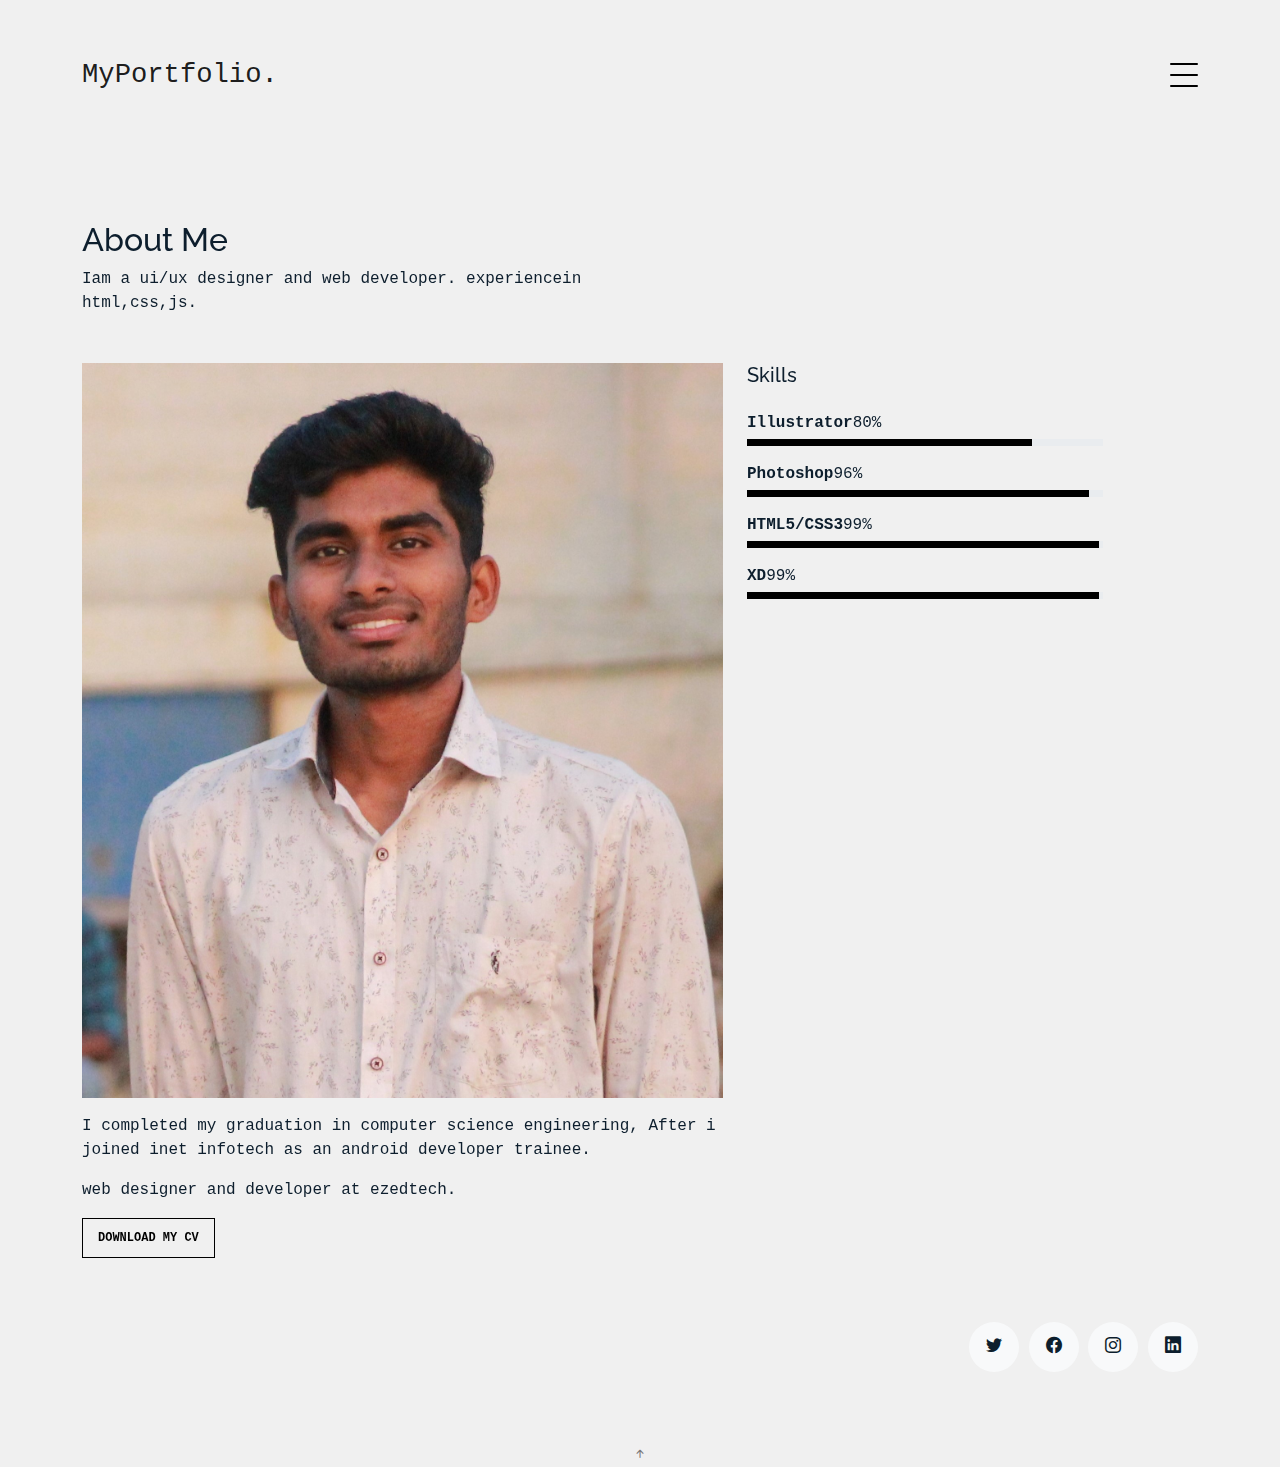
<file: about.html>
<!DOCTYPE html>
<html lang="en">

<head>
  <meta charset="utf-8">
  <meta content="width=device-width, initial-scale=1.0" name="viewport">

  <title>MyPortfolio Bootstrap Template - About</title>
  <meta content="" name="description">
  <meta content="" name="keywords">

  <!-- Favicons -->
  <link href="assets/img/Group 4682.png" rel="icon">
  <link href="assets/img/Group 4682.png" rel="apple-touch-icon">

  <!-- Google Fonts -->
  <link href="https://fonts.googleapis.com/css?family=https://fonts.googleapis.com/css?family=Inconsolata:400,500,600,700|Raleway:400,400i,500,500i,600,600i,700,700i" rel="stylesheet">

  <!-- Vendor CSS Files -->
  <link href="assets/vendor/aos/aos.css" rel="stylesheet">
  <link href="assets/vendor/bootstrap/css/bootstrap.min.css" rel="stylesheet">
  <link href="assets/vendor/bootstrap-icons/bootstrap-icons.css" rel="stylesheet">
  <link href="assets/vendor/swiper/swiper-bundle.min.css" rel="stylesheet">

  <!-- Template Main CSS File -->
  <link href="assets/css/style.css" rel="stylesheet">

  <!-- =======================================================
  * Template Name: MyPortfolio - v4.3.0
  * Template URL: https://bootstrapmade.com/myportfolio-bootstrap-portfolio-website-template/
  * Author: BootstrapMade.com
  * License: https://bootstrapmade.com/license/
  ======================================================== -->
</head>

<body>

  <!-- ======= Navbar ======= -->
  <div class="collapse navbar-collapse custom-navmenu" id="main-navbar">
    <div class="container py-2 py-md-5">
      <div class="row align-items-start">
        <div class="col-md-2">
          <ul class="custom-menu">
            <li><a href="index.html">Home</a></li>
            <li class="active"><a href="about.html">About Me</a></li>
            <!-- <li><a href="services.html">Services</a></li>
            <li><a href="works.html">Works</a></li> -->
            <li><a href="contact.html">Contact</a></li>
          </ul>
        </div>
        <div class="col-md-6 d-none d-md-block  mr-auto">
          <div class="tweet d-flex">
            <!-- <span class="bi bi-twitter text-white mt-2 mr-3"></span> -->
            <div>
               <p><em>Hai Iam Sivaprasad . <br>  </em></p>  <!-- <a href="#">t.co/v82jsk</a> -->
            </div>
          </div>
        </div>
        <div class="col-md-4 d-none d-md-block">
          <h3>Hire Me</h3>
          <p>Iam ui/ux designer and website developer <br> <a href="#">vsivaprasad88990@gmail.com</a></p>
        </div>
      </div>

    </div>
  </div>

  <nav class="navbar navbar-light custom-navbar">
    <div class="container">
      <a class="navbar-brand" href="index.html">MyPortfolio.</a>
      <a href="#" class="burger" data-bs-toggle="collapse" data-bs-target="#main-navbar">
        <span></span>
      </a>
    </div>
  </nav>

  <main id="main">

    <section class="section pb-5">
      <div class="container">
        <div class="row mb-5 align-items-end">
          <div class="col-md-6" data-aos="fade-up">

            <h2>About Me</h2>
            <p class="mb-0">Iam a ui/ux designer and web developer. experiencein html,css,js.</p>
          </div>

        </div>

        <div class="row">
          <div class="col-md-4 ml-auto order-2" data-aos="fade-up">
            <h3 class="h3 mb-4">Skills</h3>
            <ul class="list-unstyled">
              <li class="mb-3">
                <div class="d-flex mb-1">
                  <strong>Illustrator</strong>
                  <span class="ml-auto">80%</span>
                </div>
                <div class="progress custom-progress">
                  <div class="progress-bar" role="progressbar" style="width: 80%" aria-valuenow="80" aria-valuemin="0" aria-valuemax="100"></div>
                </div>
              </li>
              <li class="mb-3">
                <div class="d-flex mb-1">
                  <strong>Photoshop</strong>
                  <span class="ml-auto">96%</span>
                </div>
                <div class="progress custom-progress">
                  <div class="progress-bar" role="progressbar" style="width: 96%" aria-valuenow="96" aria-valuemin="0" aria-valuemax="100"></div>
                </div>
              </li>
              <li class="mb-3">
                <div class="d-flex mb-1">
                  <strong>HTML5/CSS3</strong>
                  <span class="ml-auto">99%</span>
                </div>
                <div class="progress custom-progress">
                  <div class="progress-bar" role="progressbar" style="width: 99%" aria-valuenow="99" aria-valuemin="0" aria-valuemax="100"></div>
                </div>
              </li>
              <li class="mb-3">
                <div class="d-flex mb-1">
                  <strong>XD</strong>
                  <span class="ml-auto">99%</span>
                </div>
                <div class="progress custom-progress">
                  <div class="progress-bar" role="progressbar" style="width: 99%" aria-valuenow="99" aria-valuemin="0" aria-valuemax="100"></div>
                </div>
              </li>
              <!-- <li class="mb-3">
                <div class="d-flex mb-1">
                  <strong>Angular</strong>
                  <span class="ml-auto">85%</span>
                </div>
                <div class="progress custom-progress">
                  <div class="progress-bar" role="progressbar" style="width: 85%" aria-valuenow="85" aria-valuemin="0" aria-valuemax="100"></div>
                </div>
              </li>
              <li class="mb-3">
                <div class="d-flex mb-1">
                  <strong>React</strong>
                  <span class="ml-auto">88%</span>
                </div>
                <div class="progress custom-progress">
                  <div class="progress-bar" role="progressbar" style="width: 88%" aria-valuenow="88" aria-valuemin="0" aria-valuemax="100"></div>
                </div>
              </li> -->
            </ul>
          </div>

          <div class="col-md-7 mb-5 mb-md-0" data-aos="fade-up">
            <p><img src="assets/My images/mydp.jpg" alt="Image" class="img-fluid"></p>
            <p>I completed my graduation in computer science engineering, After i joined inet infotech as an android developer trainee.
              </p>
            <p>web designer and developer at ezedtech.</p>
            <!-- <p>Ex, dolorem qui voluptas reprehenderit provident, ad ipsum iure a consequatur voluptatem incidunt nobis.
              Vitae reiciendis quae ex.</p>
            <p>Optio consectetur culpa nemo, fugit pariatur veniam voluptate laudantium rerum fuga dolor in maiores ea
              nisi voluptatibus. Minus?</p> -->
            <p><a href="#" class="readmore">Download my CV</a></p>
            
          </div>

        </div>

      </div>

    </section>

  </main><!-- End #main -->

  <!-- ======= Footer ======= -->
  <footer class="footer" role="contentinfo">
    <div class="container">
      <div class="row">
        <div class="col-sm-6">
          <!-- <p class="mb-1">&copy; Copyright MyPortfolio. All Rights Reserved</p> -->
          <div class="credits">
            <!--
            All the links in the footer should remain intact.
            You can delete the links only if you purchased the pro version.
            Licensing information: https://bootstrapmade.com/license/
            Purchase the pro version with working PHP/AJAX contact form: https://bootstrapmade.com/buy/?theme=MyPortfolio
          -->
            <!-- Designed by <a href="https://bootstrapmade.com/">BootstrapMade</a> -->
          </div>
        </div>
        <div class="col-sm-6 social text-md-end">
          <a href="https://twitter.com/Siva91895443?s=09"><span class="bi bi-twitter"></span></a>
          <a href="#"><span class="bi bi-facebook"></span></a>
          <a href="https://www.instagram.com/a_v_is_98/"><span class="bi bi-instagram"></span></a>
          <a href="https://www.linkedin.com/in/siva-prasad-246ba11aa"><span class="bi bi-linkedin"></span></a>
        </div>
      </div>
    </div>
  </footer>

  <a href="#" class="back-to-top d-flex align-items-center justify-content-center"><i class="bi bi-arrow-up-short"></i></a>

  <!-- Vendor JS Files -->
  <script src="assets/vendor/aos/aos.js"></script>
  <script src="assets/vendor/bootstrap/js/bootstrap.bundle.min.js"></script>
  <script src="assets/vendor/isotope-layout/isotope.pkgd.min.js"></script>
  <script src="assets/vendor/php-email-form/validate.js"></script>
  <script src="assets/vendor/swiper/swiper-bundle.min.js"></script>

  <!-- Template Main JS File -->
  <script src="assets/js/main.js"></script>

</body>

</html>
</file>
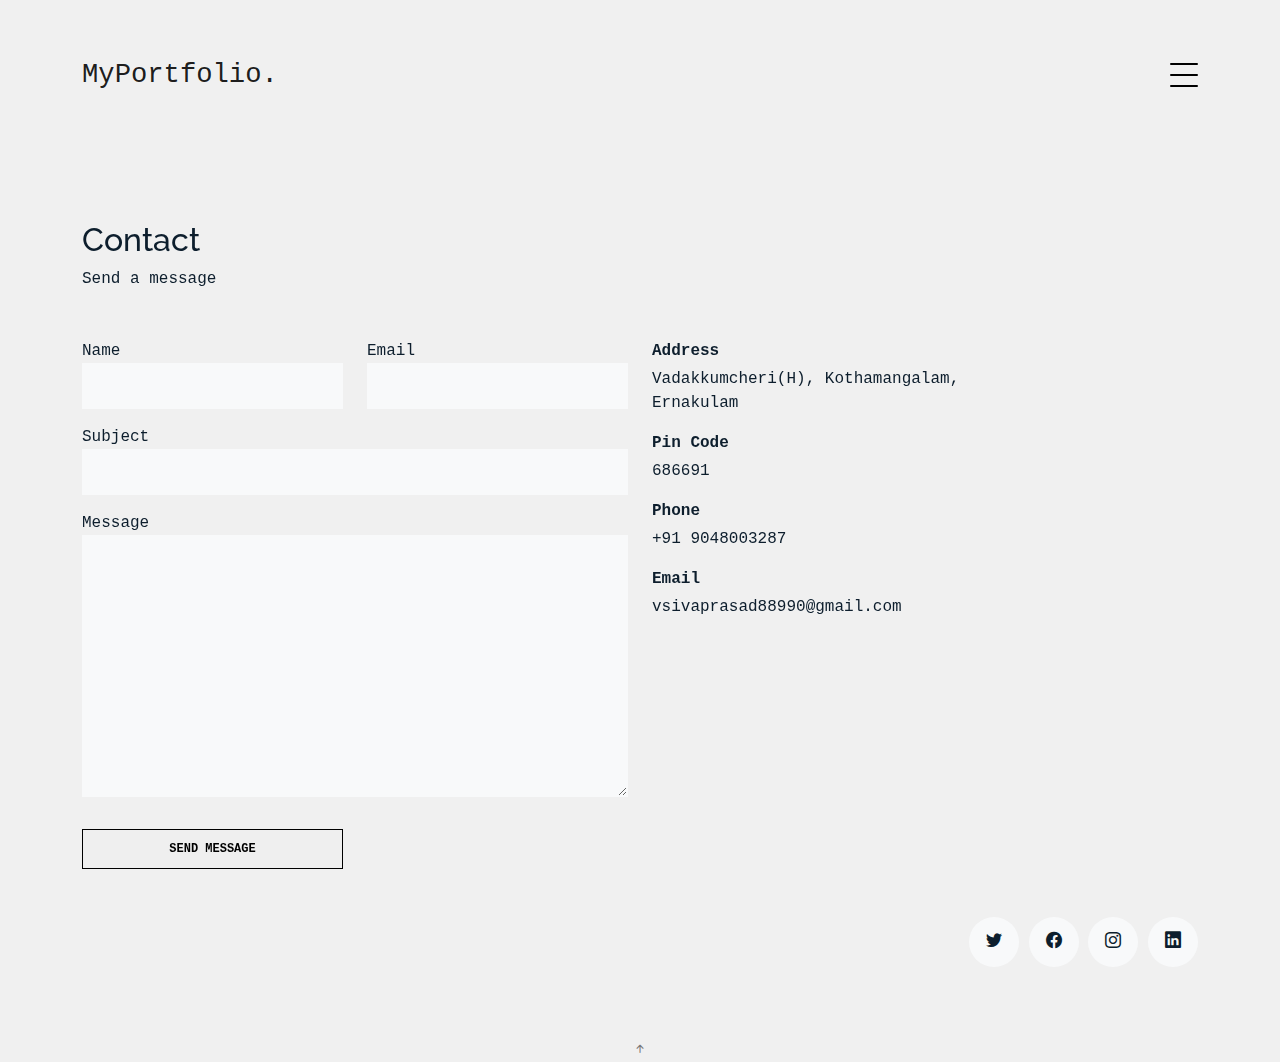
<file: contact.html>
<!DOCTYPE html>
<html lang="en">

<head>
  <meta charset="utf-8">
  <meta content="width=device-width, initial-scale=1.0" name="viewport">

  <title>MyPortfolio Bootstrap Template - Contact</title>
  <meta content="" name="description">
  <meta content="" name="keywords">

  <!-- Favicons -->
  <link href="assets/img/Group 4682.png" rel="icon">
  <link href="assets/img/Group 4682.png" rel="apple-touch-icon">

  <!-- Google Fonts -->
  <link href="https://fonts.googleapis.com/css?family=https://fonts.googleapis.com/css?family=Inconsolata:400,500,600,700|Raleway:400,400i,500,500i,600,600i,700,700i" rel="stylesheet">

  <!-- Vendor CSS Files -->
  <link href="assets/vendor/aos/aos.css" rel="stylesheet">
  <link href="assets/vendor/bootstrap/css/bootstrap.min.css" rel="stylesheet">
  <link href="assets/vendor/bootstrap-icons/bootstrap-icons.css" rel="stylesheet">
  <link href="assets/vendor/swiper/swiper-bundle.min.css" rel="stylesheet">

  <!-- Template Main CSS File -->
  <link href="assets/css/style.css" rel="stylesheet">

  <!-- =======================================================
  * Template Name: MyPortfolio - v4.3.0
  * Template URL: https://bootstrapmade.com/myportfolio-bootstrap-portfolio-website-template/
  * Author: BootstrapMade.com
  * License: https://bootstrapmade.com/license/
  ======================================================== -->
</head>

<body>

  <!-- ======= Navbar ======= -->
  <div class="collapse navbar-collapse custom-navmenu" id="main-navbar">
    <div class="container py-2 py-md-5">
      <div class="row align-items-start">
        <div class="col-md-2">
          <ul class="custom-menu">
            <li><a href="index.html">Home</a></li>
            <li><a href="about.html">About Me</a></li>
            <!-- <li><a href="services.html">Services</a></li>
            <li><a href="works.html">Works</a></li> -->
            <li class="active"><a href="contact.html">Contact</a></li>
          </ul>
        </div>
        <div class="col-md-6 d-none d-md-block  mr-auto">
          <div class="tweet d-flex">
            <!-- <span class="bi bi-twitter text-white mt-2 mr-3"></span> -->
            <div>
               <p><em>Hai Iam Sivaprasad . <br>  </em></p>  <!-- <a href="#">t.co/v82jsk</a> -->
            </div>
          </div>
        </div>
        <div class="col-md-4 d-none d-md-block">
          <h3>Hire Me</h3>
          <p>Iam ui/ux designer and website developer <br> <a href="#">vsivaprasad88990@gmail.com</a></p>
        </div>
      </div>

    </div>
  </div>

  <nav class="navbar navbar-light custom-navbar">
    <div class="container">
      <a class="navbar-brand" href="index.html">MyPortfolio.</a>
      <a href="#" class="burger" data-bs-toggle="collapse" data-bs-target="#main-navbar">
        <span></span>
      </a>
    </div>
  </nav>

  <main id="main">

    <section class="section pb-5">
      <div class="container">

        <div class="row mb-5 align-items-end">
          <div class="col-md-6" data-aos="fade-up">
            <h2>Contact</h2>
            <p class="mb-0">Send a message  
            </p>
          </div>

        </div>

        <div class="row">
          <div class="col-md-6 mb-5 mb-md-0" data-aos="fade-up">

            <form action="forms/contact.php" method="post" role="form" class="php-email-form">

              <div class="row gy-3">
                <div class="col-md-6 form-group">
                  <label for="name">Name</label>
                  <input type="text" name="name" class="form-control" id="name" required>
                </div>
                <div class="col-md-6 form-group">
                  <label for="name">Email</label>
                  <input type="email" class="form-control" name="email" id="email" required>
                </div>
                <div class="col-md-12 form-group">
                  <label for="name">Subject</label>
                  <input type="text" class="form-control" name="subject" id="subject" required>
                </div>
                <div class="col-md-12 form-group">
                  <label for="name">Message</label>
                  <textarea class="form-control" name="message" cols="30" rows="10" required></textarea>
                </div>

                <div class="col-md-12 my-3">
                  <div class="loading">Loading</div>
                  <div class="error-message"></div>
                  <div class="sent-message">Your message has been sent. Thank you!</div>
                </div>

                <div class="col-md-6 mt-0 form-group">
                  <input type="submit" class="readmore d-block w-100" value="Send Message">
                </div>
              </div>

            </form>

          </div>

          <div class="col-md-4 ml-auto order-2" data-aos="fade-up">
            <ul class="list-unstyled">
              <li class="mb-3">
                <strong class="d-block mb-1">Address</strong>
                <span>Vadakkumcheri(H), Kothamangalam, Ernakulam</span>
              </li>
              <li class="mb-3">
                <strong class="d-block mb-1">Pin Code</strong>
                <span>686691</span>
              </li>
              <li class="mb-3">
                <strong class="d-block mb-1">Phone</strong>
                <span>+91 9048003287</span>
              </li>
              <li class="mb-3">
                <strong class="d-block mb-1">Email</strong>
                <span>vsivaprasad88990@gmail.com</span>
              </li>
            </ul>
          </div>

        </div>

      </div>

    </section>

  </main><!-- End #main -->

  <!-- ======= Footer ======= -->
  <footer class="footer" role="contentinfo">
    <div class="container">
      <div class="row">
        <div class="col-sm-6">
          <!-- <p class="mb-1">&copy; Sivaprasad V V</p> -->
          <div class="credits">
            <!--
            All the links in the footer should remain intact.
            You can delete the links only if you purchased the pro version.
            Licensing information: https://bootstrapmade.com/license/
            Purchase the pro version with working PHP/AJAX contact form: https://bootstrapmade.com/buy/?theme=MyPortfolio
          -->
            <!-- Designed by <a href="https://bootstrapmade.com/">BootstrapMade</a> -->
          </div>
        </div>
        <div class="col-sm-6 social text-md-end">
          <a href="https://twitter.com/Siva91895443?s=09"><span class="bi bi-twitter"></span></a>
          <a href="#"><span class="bi bi-facebook"></span></a>
          <a href="https://www.instagram.com/a_v_is_98/"><span class="bi bi-instagram"></span></a>
          <a href="https://www.linkedin.com/in/siva-prasad-246ba11aa"><span class="bi bi-linkedin"></span></a>
        </div>
      </div>
    </div>
  </footer>

  <a href="#" class="back-to-top d-flex align-items-center justify-content-center"><i class="bi bi-arrow-up-short"></i></a>

  <!-- Vendor JS Files -->
  <script src="assets/vendor/aos/aos.js"></script>
  <script src="assets/vendor/bootstrap/js/bootstrap.bundle.min.js"></script>
  <script src="assets/vendor/isotope-layout/isotope.pkgd.min.js"></script>
  <script src="assets/vendor/php-email-form/validate.js"></script>
  <script src="assets/vendor/swiper/swiper-bundle.min.js"></script>

  <!-- Template Main JS File -->
  <script src="assets/js/main.js"></script>

</body>

</html>
</file>
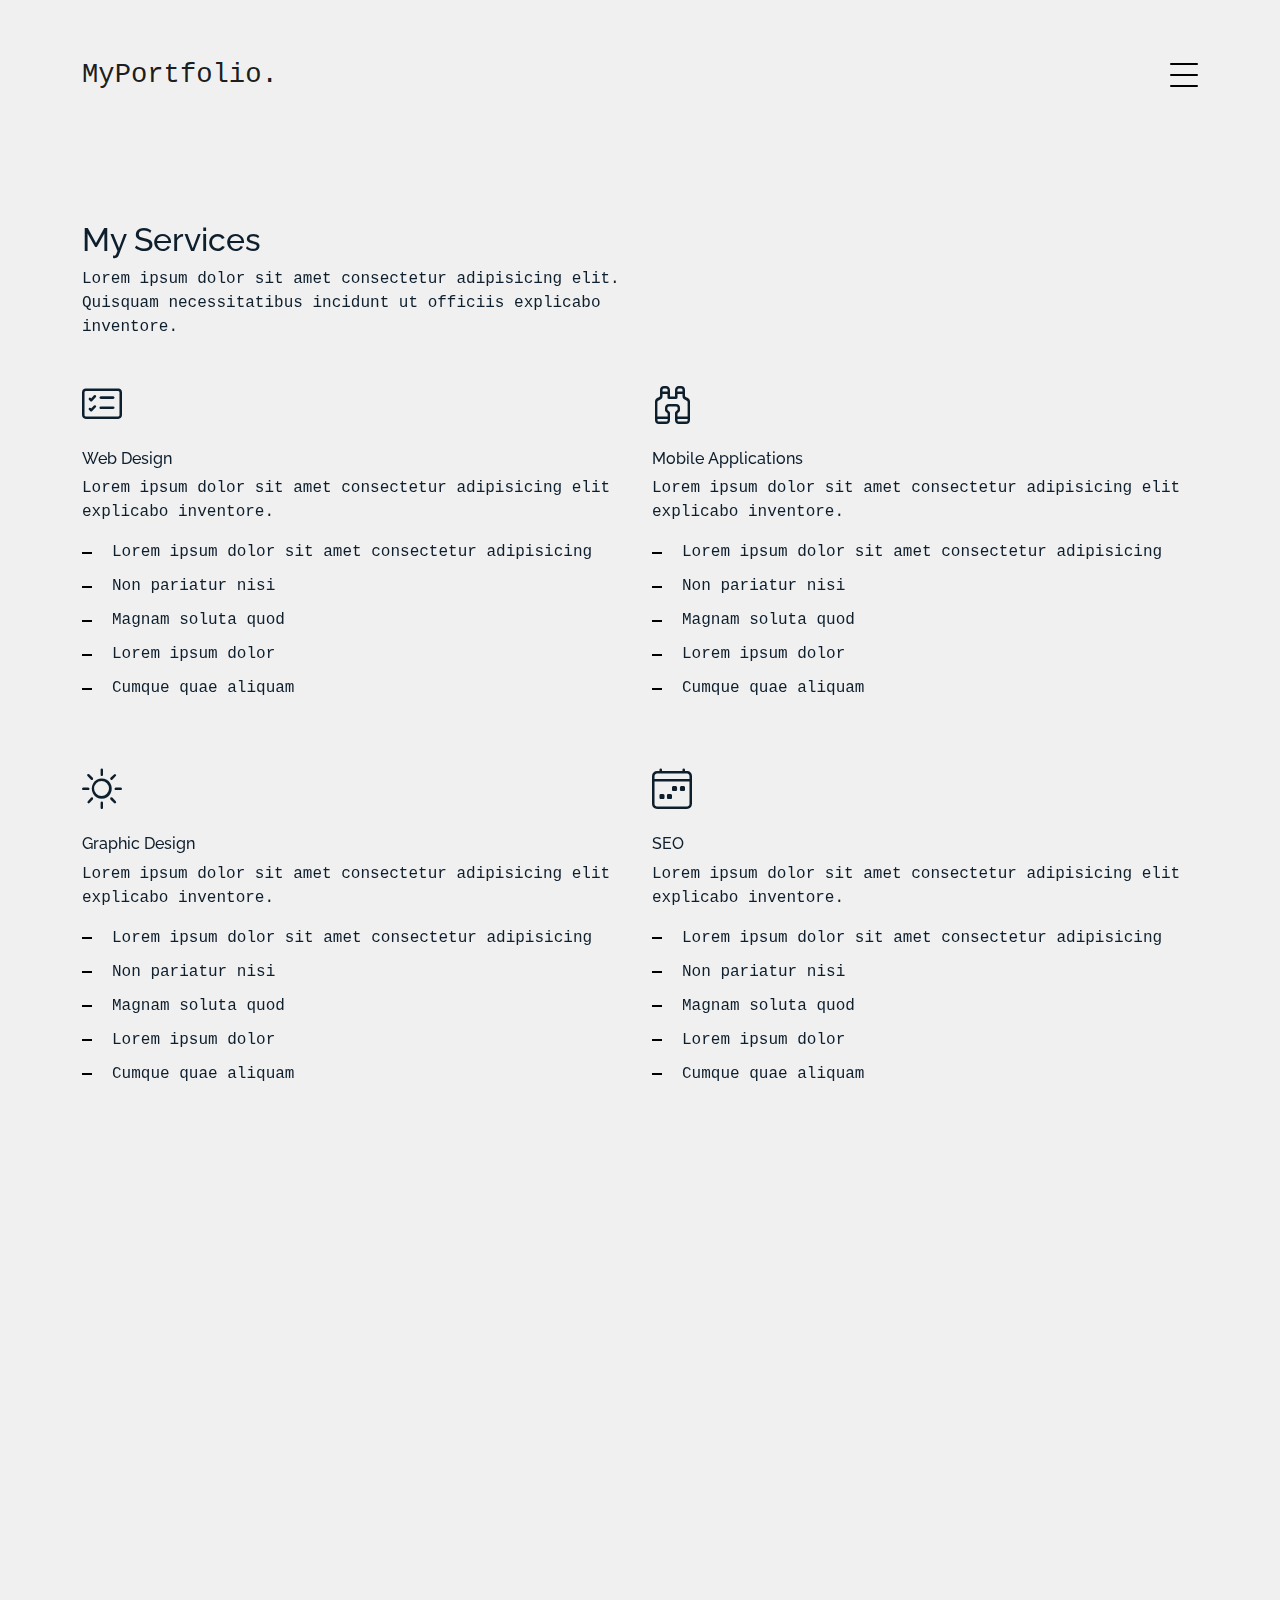
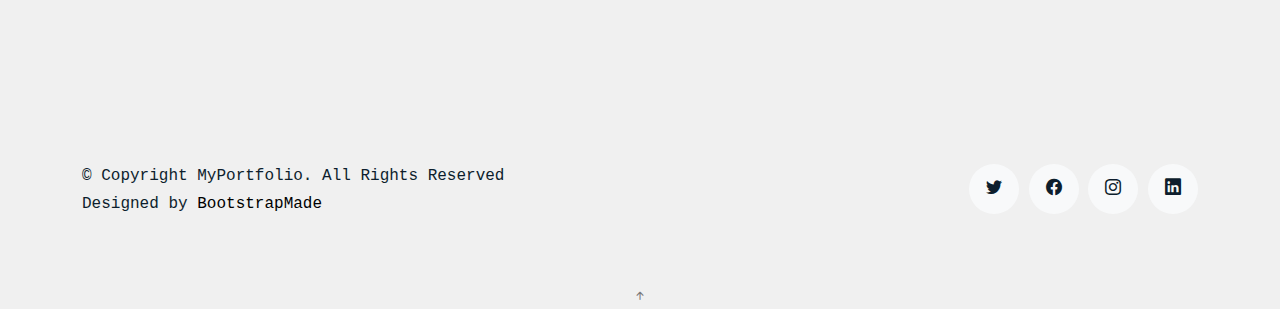
<file: services.html>
<!DOCTYPE html>
<html lang="en">

<head>
  <meta charset="utf-8">
  <meta content="width=device-width, initial-scale=1.0" name="viewport">

  <title>MyPortfolio Bootstrap Template - Services</title>
  <meta content="" name="description">
  <meta content="" name="keywords">

  <!-- Favicons -->
  <link href="assets/img/Group 4682.png" rel="icon">
  <link href="assets/img/Group 4682.png" rel="apple-touch-icon">
  <!-- Google Fonts -->
  <link href="https://fonts.googleapis.com/css?family=https://fonts.googleapis.com/css?family=Inconsolata:400,500,600,700|Raleway:400,400i,500,500i,600,600i,700,700i" rel="stylesheet">

  <!-- Vendor CSS Files -->
  <link href="assets/vendor/aos/aos.css" rel="stylesheet">
  <link href="assets/vendor/bootstrap/css/bootstrap.min.css" rel="stylesheet">
  <link href="assets/vendor/bootstrap-icons/bootstrap-icons.css" rel="stylesheet">
  <link href="assets/vendor/swiper/swiper-bundle.min.css" rel="stylesheet">

  <!-- Template Main CSS File -->
  <link href="assets/css/style.css" rel="stylesheet">

  <!-- =======================================================
  * Template Name: MyPortfolio - v4.3.0
  * Template URL: https://bootstrapmade.com/myportfolio-bootstrap-portfolio-website-template/
  * Author: BootstrapMade.com
  * License: https://bootstrapmade.com/license/
  ======================================================== -->
</head>

<body>

  <!-- ======= Navbar ======= -->
  <div class="collapse navbar-collapse custom-navmenu" id="main-navbar">
    <div class="container py-2 py-md-5">
      <div class="row align-items-start">
        <div class="col-md-2">
          <ul class="custom-menu">
            <li><a href="index.html">Home</a></li>
            <li><a href="about.html">About Me</a></li>
            <li class="active"><a href="services.html">Services</a></li>
            <li><a href="works.html">Works</a></li>
            <li><a href="contact.html">Contact</a></li>
          </ul>
        </div>
        <div class="col-md-6 d-none d-md-block  mr-auto">
          <div class="tweet d-flex">
            <span class="bi bi-twitter text-white mt-2 mr-3"></span>
            <div>
              <p><em>Lorem ipsum dolor sit amet consectetur adipisicing elit. Quisquam necessitatibus incidunt ut officiis explicabo inventore. <br> <a href="#">t.co/v82jsk</a></em></p>
            </div>
          </div>
        </div>
        <div class="col-md-4 d-none d-md-block">
          <h3>Hire Me</h3>
          <p>Lorem ipsum dolor sit amet consectetur adipisicing elit. Quisquam necessitatibus incidunt ut officiisexplicabo inventore. <br> <a href="#">myemail@gmail.com</a></p>
        </div>
      </div>

    </div>
  </div>

  <nav class="navbar navbar-light custom-navbar">
    <div class="container">
      <a class="navbar-brand" href="index.html">MyPortfolio.</a>
      <a href="#" class="burger" data-bs-toggle="collapse" data-bs-target="#main-navbar">
        <span></span>
      </a>
    </div>
  </nav>

  <main id="main">

    <section class="section">
      <div class="container">
        <div class="row mb-4 align-items-center">
          <div class="col-md-6" data-aos="fade-up">

            <h2>My Services</h2>
            <p>Lorem ipsum dolor sit amet consectetur adipisicing elit. Quisquam necessitatibus incidunt ut officiis
              explicabo inventore.</p>

          </div>

        </div>
      </div>

      <div class="site-section pb-0 services">
        <div class="container">

          <div class="row">

            <div class="col-12 col-sm-6 col-md-6 col-lg-6 mb-5" data-aos="fade-up" data-aos-delay="">
              <i class="bi bi-card-checklist"></i>
              <h4 class="h4 mb-2">Web Design</h4>
              <p>Lorem ipsum dolor sit amet consectetur adipisicing elit explicabo inventore.</p>
              <ul class="list-unstyled list-line">
                <li>Lorem ipsum dolor sit amet consectetur adipisicing</li>
                <li>Non pariatur nisi</li>
                <li>Magnam soluta quod</li>
                <li>Lorem ipsum dolor</li>
                <li>Cumque quae aliquam</li>
              </ul>
            </div>
            <div class="col-12 col-sm-6 col-md-6 col-lg-6 mb-5" data-aos="fade-up" data-aos-delay="100">
              <i class="bi bi-binoculars"></i>
              <h4 class="h4 mb-2">Mobile Applications</h4>
              <p>Lorem ipsum dolor sit amet consectetur adipisicing elit explicabo inventore.</p>
              <ul class="list-unstyled list-line">
                <li>Lorem ipsum dolor sit amet consectetur adipisicing</li>
                <li>Non pariatur nisi</li>
                <li>Magnam soluta quod</li>
                <li>Lorem ipsum dolor</li>
                <li>Cumque quae aliquam</li>
              </ul>
            </div>
            <div class="col-12 col-sm-6 col-md-6 col-lg-6 mb-5" data-aos="fade-up" data-aos-delay="">
              <i class="bi bi-brightness-high"></i>
              <h4 class="h4 mb-2">Graphic Design</h4>
              <p>Lorem ipsum dolor sit amet consectetur adipisicing elit explicabo inventore.</p>
              <ul class="list-unstyled list-line">
                <li>Lorem ipsum dolor sit amet consectetur adipisicing</li>
                <li>Non pariatur nisi</li>
                <li>Magnam soluta quod</li>
                <li>Lorem ipsum dolor</li>
                <li>Cumque quae aliquam</li>
              </ul>
            </div>
            <div class="col-12 col-sm-6 col-md-6 col-lg-6 mb-5" data-aos="fade-up" data-aos-delay="100">
              <i class="bi bi-calendar4-week"></i>
              <h4 class="h4 mb-2">SEO</h4>
              <p>Lorem ipsum dolor sit amet consectetur adipisicing elit explicabo inventore.</p>
              <ul class="list-unstyled list-line">
                <li>Lorem ipsum dolor sit amet consectetur adipisicing</li>
                <li>Non pariatur nisi</li>
                <li>Magnam soluta quod</li>
                <li>Lorem ipsum dolor</li>
                <li>Cumque quae aliquam</li>
              </ul>
            </div>
          </div>
        </div>
      </div>
    </section>

    <!-- ======= Testimonials Section ======= -->
    <section class="section pt-0">
      <div class="container">

        <div class="testimonials-slider swiper-container" data-aos="fade-up" data-aos-delay="100">
          <div class="swiper-wrapper">

            <div class="swiper-slide">
              <div class="testimonial-wrap">
                <div class="testimonial">
                  <img src="assets/img/person_1.jpg" alt="Image" class="img-fluid">
                  <blockquote>
                    <p>Lorem ipsum dolor sit amet consectetur adipisicing elit. Quisquam necessitatibus incidunt ut officiis
                      explicabo inventore.</p>
                  </blockquote>
                  <p>&mdash; Jean Hicks</p>
                </div>
              </div>
            </div><!-- End testimonial item -->

            <div class="swiper-slide">
              <div class="testimonial-wrap">
                <div class="testimonial">
                  <img src="assets/img/person_2.jpg" alt="Image" class="img-fluid">
                  <blockquote>
                    <p>Lorem ipsum dolor sit amet consectetur adipisicing elit. Quisquam necessitatibus incidunt ut officiis
                      explicabo inventore.</p>
                  </blockquote>
                  <p>&mdash; Chris Stanworth</p>
                </div>
              </div>
            </div><!-- End testimonial item -->

          </div>
          <div class="swiper-pagination"></div>
        </div>

      </div>
    </section><!-- End Testimonials Section -->

  </main><!-- End #main -->

  <!-- ======= Footer ======= -->
  <footer class="footer" role="contentinfo">
    <div class="container">
      <div class="row">
        <div class="col-sm-6">
          <p class="mb-1">&copy; Copyright MyPortfolio. All Rights Reserved</p>
          <div class="credits">
            <!--
            All the links in the footer should remain intact.
            You can delete the links only if you purchased the pro version.
            Licensing information: https://bootstrapmade.com/license/
            Purchase the pro version with working PHP/AJAX contact form: https://bootstrapmade.com/buy/?theme=MyPortfolio
          -->
            Designed by <a href="https://bootstrapmade.com/">BootstrapMade</a>
          </div>
        </div>
        <div class="col-sm-6 social text-md-end">
          <a href="#"><span class="bi bi-twitter"></span></a>
          <a href="#"><span class="bi bi-facebook"></span></a>
          <a href="#"><span class="bi bi-instagram"></span></a>
          <a href="#"><span class="bi bi-linkedin"></span></a>
        </div>
      </div>
    </div>
  </footer>

  <a href="#" class="back-to-top d-flex align-items-center justify-content-center"><i class="bi bi-arrow-up-short"></i></a>

  <!-- Vendor JS Files -->
  <script src="assets/vendor/aos/aos.js"></script>
  <script src="assets/vendor/bootstrap/js/bootstrap.bundle.min.js"></script>
  <script src="assets/vendor/isotope-layout/isotope.pkgd.min.js"></script>
  <script src="assets/vendor/php-email-form/validate.js"></script>
  <script src="assets/vendor/swiper/swiper-bundle.min.js"></script>

  <!-- Template Main JS File -->
  <script src="assets/js/main.js"></script>

</body>

</html>
</file>
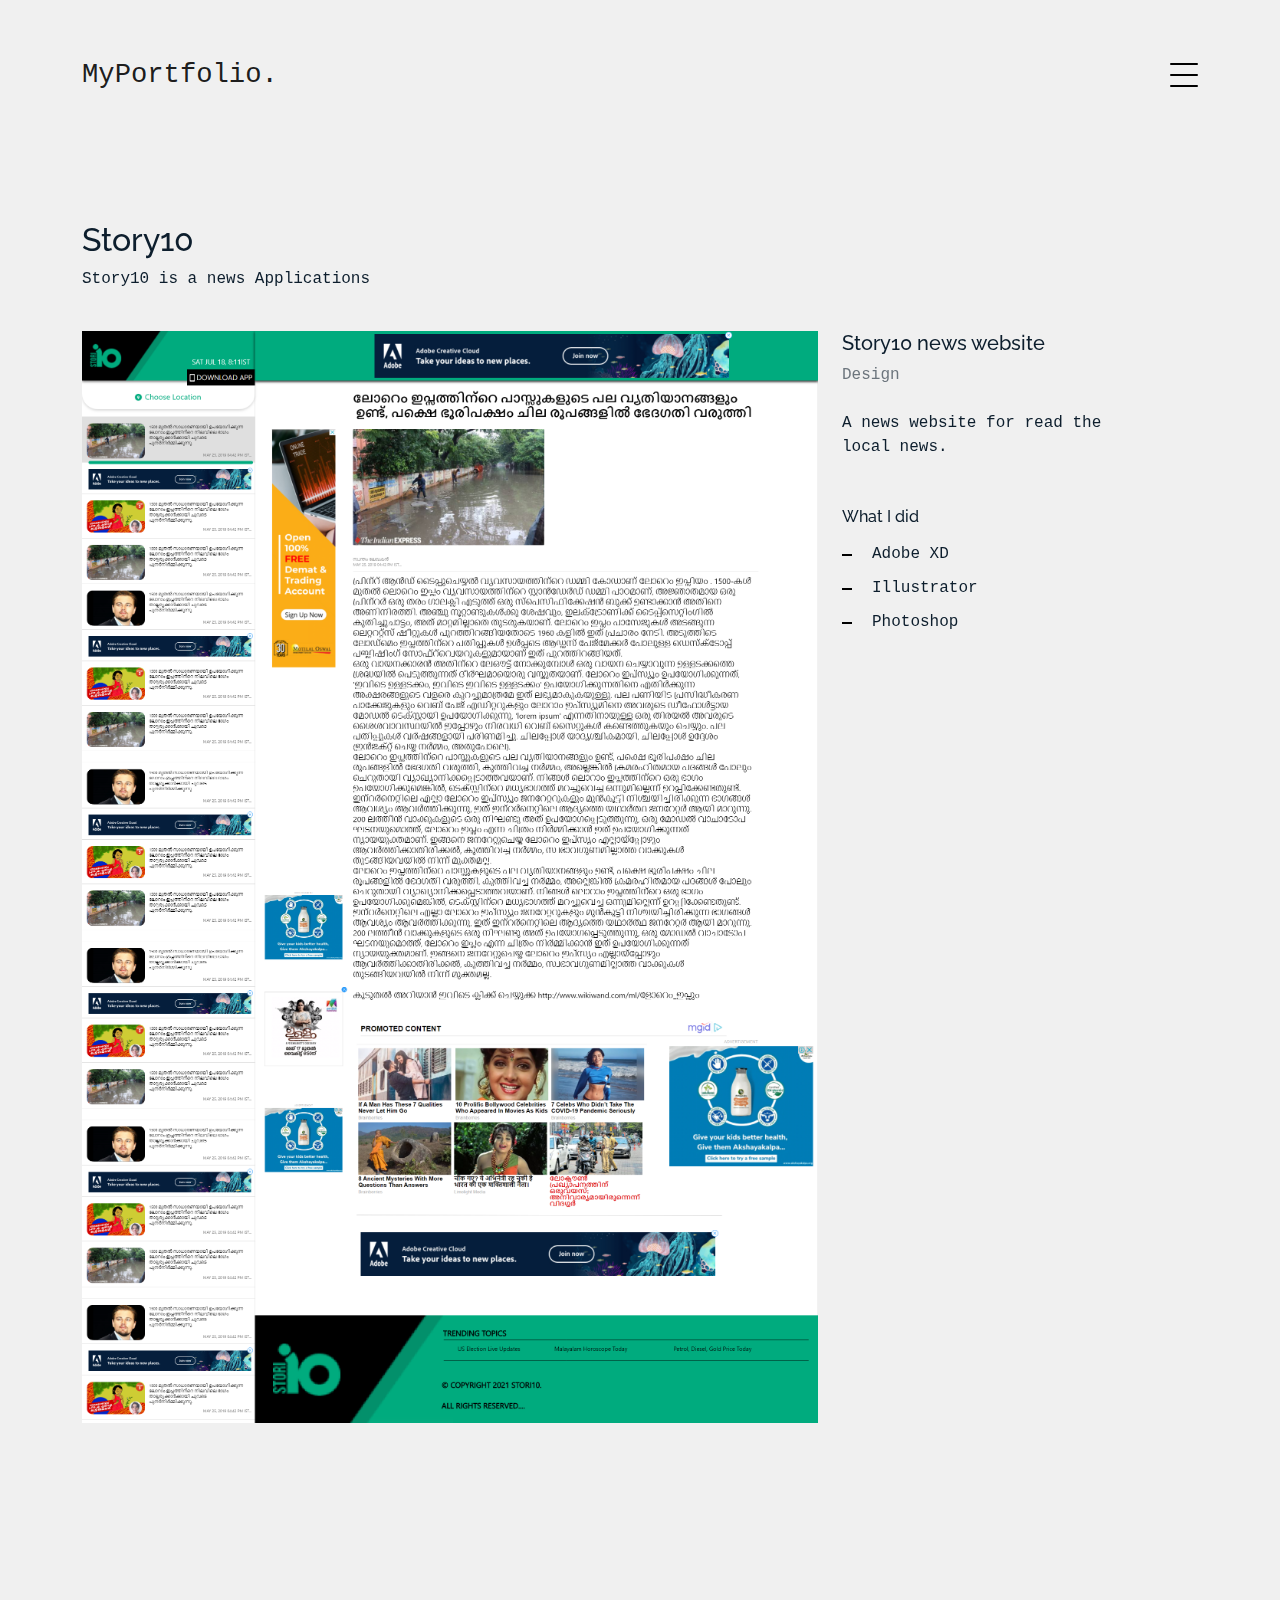
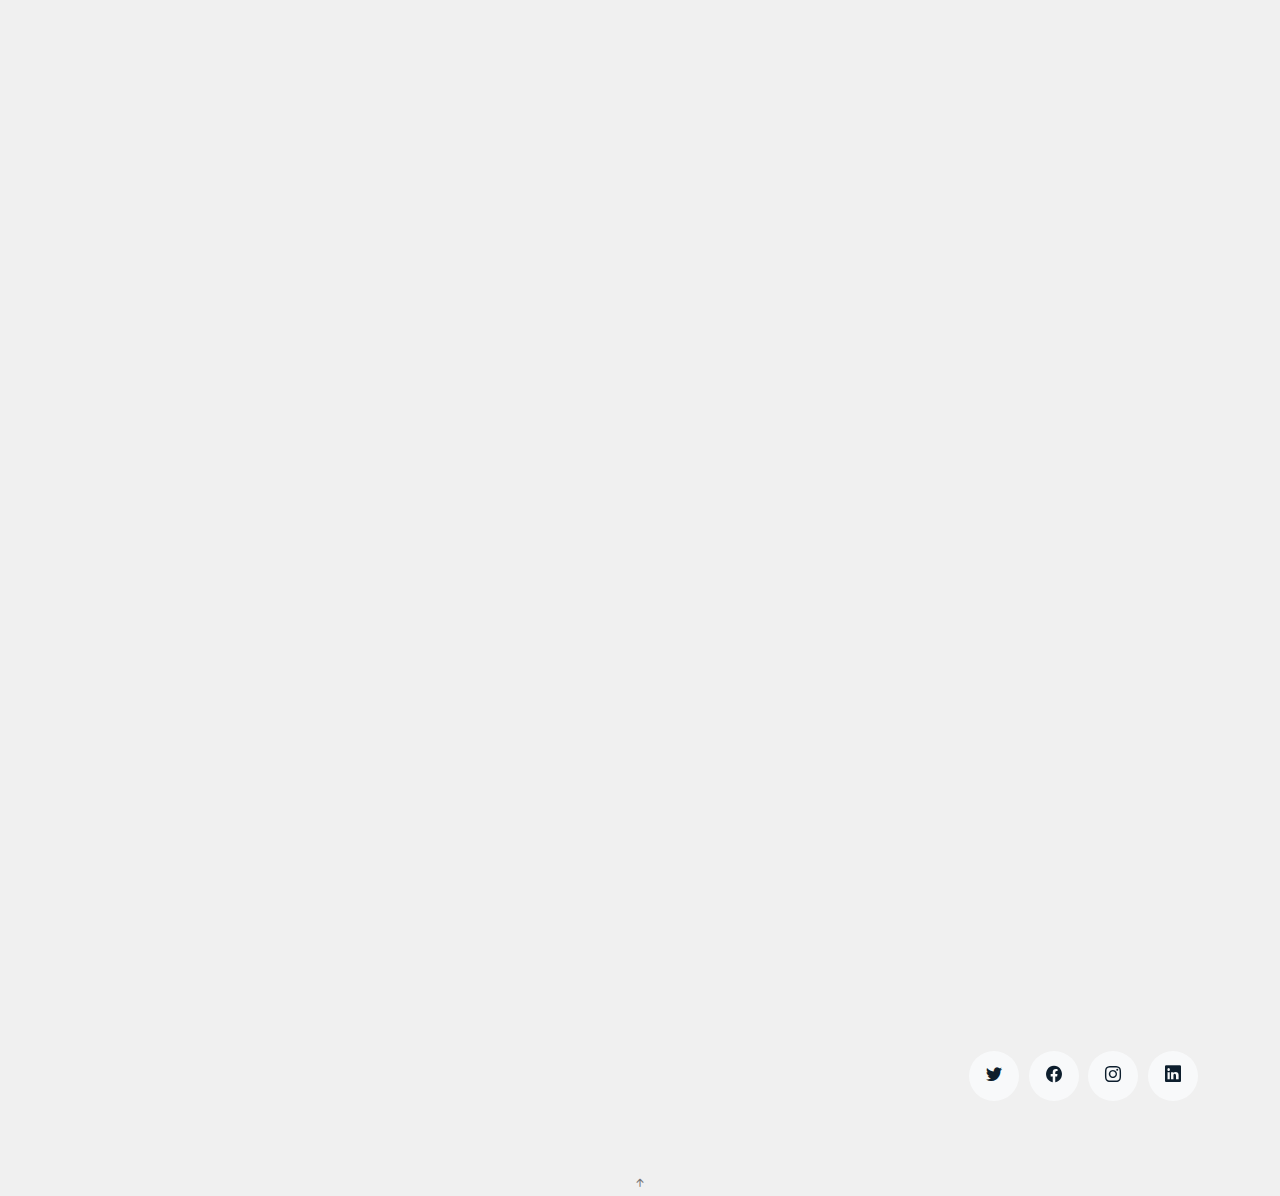
<file: work-single-2.html>
<!DOCTYPE html>
<html lang="en">

<head>
  <meta charset="utf-8">
  <meta content="width=device-width, initial-scale=1.0" name="viewport">

  <title>MyPortfolio Bootstrap Template - Work Single</title>
  <meta content="" name="description">
  <meta content="" name="keywords">

  <!-- Favicons -->
  <link href="assets/img/Group 4682.png" rel="icon">
  <link href="assets/img/Group 4682.png" rel="apple-touch-icon">
  <!-- Google Fonts -->
  <link
    href="https://fonts.googleapis.com/css?family=https://fonts.googleapis.com/css?family=Inconsolata:400,500,600,700|Raleway:400,400i,500,500i,600,600i,700,700i"
    rel="stylesheet">

  <!-- Vendor CSS Files -->
  <link href="assets/vendor/aos/aos.css" rel="stylesheet">
  <link href="assets/vendor/bootstrap/css/bootstrap.min.css" rel="stylesheet">
  <link href="assets/vendor/bootstrap-icons/bootstrap-icons.css" rel="stylesheet">
  <link href="assets/vendor/swiper/swiper-bundle.min.css" rel="stylesheet">

  <!-- Template Main CSS File -->
  <link href="assets/css/style.css" rel="stylesheet">

  <!-- =======================================================
  * Template Name: MyPortfolio - v4.3.0
  * Template URL: https://bootstrapmade.com/myportfolio-bootstrap-portfolio-website-template/
  * Author: BootstrapMade.com
  * License: https://bootstrapmade.com/license/
  ======================================================== -->
</head>

<body>

  <!-- ======= Navbar ======= -->
  <div class="collapse navbar-collapse custom-navmenu" id="main-navbar">
    <div class="container py-2 py-md-5">
      <div class="row align-items-start">
        <div class="col-md-2">
          <ul class="custom-menu">
            <li><a href="index.html">Home</a></li>
            <li><a href="about.html">About Me</a></li>
            <!-- <li><a href="services.html">Services</a></li>
            <li class="active"><a href="works.html">Works</a></li> -->
            <li><a href="contact.html">Contact</a></li>
          </ul>
        </div>
        <div class="col-md-6 d-none d-md-block  mr-auto">
          <div class="tweet d-flex">
            <!-- <span class="bi bi-twitter text-white mt-2 mr-3"></span> -->
            <div>
              <p><em>Hai Iam Sivaprasad . <br> </em></p> <!-- <a href="#">t.co/v82jsk</a> -->
            </div>
          </div>
        </div>
        <div class="col-md-4 d-none d-md-block">
          <h3>Hire Me</h3>
          <p>Iam ui/ux designer and website developer <br> <a href="#">vsivaprasad88990@gmail.com</a></p>
        </div>
      </div>
    </div>
  </div>
  <!-- </div> -->

  <nav class="navbar navbar-light custom-navbar">
    <div class="container">
      <a class="navbar-brand" href="index.html">MyPortfolio.</a>
      <a href="#" class="burger" data-bs-toggle="collapse" data-bs-target="#main-navbar">
        <span></span>
      </a>
    </div>
  </nav>

  <main id="main">

    <section class="section">
      <div class="container">
        <div class="row mb-4 align-items-center">
          <div class="col-md-6" data-aos="fade-up">
            <h2> Story10  </h2>
            <p>Story10 is a news Applications </p>
          </div>
        </div>
      </div>

      <div class="site-section pb-0">
        <div class="container">
          <div class="row align-items-stretch">
            <div class="col-md-8" data-aos="fade-up">
              <img src="assets/My images/story10/News app page 1.png" alt="Image" class="img-fluid">
            </div>
            <div class="col-md-3 ml-auto" data-aos="fade-up" data-aos-delay="100">
              <div class="sticky-content">
                <h3 class="h3">Story10 news website</h3>
                <p class="mb-4"><span class="text-muted">Design</span></p>

                <div class="mb-5">
                  <p>  A news website for read the local news. </p>

                </div>

                <h4 class="h4 mb-3">What I did</h4>
                <ul class="list-unstyled list-line mb-5">
                  <li>Adobe XD</li>
                  <!-- <li>HTML5/CSS3</li>
                  <li>CMS</li>
                  <li>Logo</li> -->
                  <li>Illustrator</li>
                  <li>Photoshop</li>
                </ul>

                <!-- <p><a href="#" class="readmore">Visit Website</a></p> -->
              </div>
            </div>
            <div class="container">
              <div class="row mb-4 align-items-center">
                <div class="col-md-6" data-aos="fade-up">
                  
                </div>
              </div>
            </div>
            <div class="col-md-8" data-aos="fade-up">
              <img src="assets/My images/story10/News app page 1 – 1.png" alt="Image" class="img-fluid">
            </div>
          </div>
        </div>
    </section>

    <!-- ======= Testimonials Section ======= -->
    <!-- <section class="section pt-0">
      <div class="container">

        <div class="testimonials-slider swiper-container" data-aos="fade-up" data-aos-delay="100">
          <div class="swiper-wrapper">

            <div class="swiper-slide">
              <div class="testimonial-wrap">
                <div class="testimonial">
                  <img src="assets/img/person_1.jpg" alt="Image" class="img-fluid">
                  <blockquote>
                    <p>Lorem ipsum dolor sit amet consectetur adipisicing elit. Quisquam necessitatibus incidunt ut officiis
                      explicabo inventore.</p>
                  </blockquote>
                  <p>&mdash; Jean Hicks</p>
                </div>
              </div>
            </div> -->
    <!-- End testimonial item -->

    <!-- <div class="swiper-slide">
              <div class="testimonial-wrap">
                <div class="testimonial">
                  <img src="assets/img/person_2.jpg" alt="Image" class="img-fluid">
                  <blockquote>
                    <p>Lorem ipsum dolor sit amet consectetur adipisicing elit. Quisquam necessitatibus incidunt ut officiis
                      explicabo inventore.</p>
                  </blockquote>
                  <p>&mdash; Chris Stanworth</p>
                </div>
              </div>
            </div> -->
    <!-- End testimonial item -->

    <!-- </div>
          <div class="swiper-pagination"></div>
        </div>

      </div>
    </section> -->
    <!-- End Testimonials Section -->

  </main><!-- End #main -->

  <!-- ======= Footer ======= -->
  <footer class="footer" role="contentinfo">
    <div class="container">
      <div class="row">
        <div class="col-sm-6">
          <!-- <p class="mb-1">&copy; Copyright MyPortfolio. All Rights Reserved</p> -->
          <div class="credits">
            <!--
            All the links in the footer should remain intact.
            You can delete the links only if you purchased the pro version.
            Licensing information: https://bootstrapmade.com/license/
            Purchase the pro version with working PHP/AJAX contact form: https://bootstrapmade.com/buy/?theme=MyPortfolio
          -->
            <!-- Designed by <a href="https://bootstrapmade.com/">BootstrapMade</a> -->
          </div>
        </div>
        <div class="col-sm-6 social text-md-end">
          <a href="https://twitter.com/Siva91895443?s=09"><span class="bi bi-twitter"></span></a>
          <a href="#"><span class="bi bi-facebook"></span></a>
          <a href="https://www.instagram.com/a_v_is_98/"><span class="bi bi-instagram"></span></a>
          <a href="https://www.linkedin.com/in/siva-prasad-246ba11aa"><span class="bi bi-linkedin"></span></a>
        </div>
      </div>
    </div>
  </footer>

  <a href="#" class="back-to-top d-flex align-items-center justify-content-center"><i
      class="bi bi-arrow-up-short"></i></a>

  <!-- Vendor JS Files -->
  <script src="assets/vendor/aos/aos.js"></script>
  <script src="assets/vendor/bootstrap/js/bootstrap.bundle.min.js"></script>
  <script src="assets/vendor/isotope-layout/isotope.pkgd.min.js"></script>
  <script src="assets/vendor/php-email-form/validate.js"></script>
  <script src="assets/vendor/swiper/swiper-bundle.min.js"></script>

  <!-- Template Main JS File -->
  <script src="assets/js/main.js"></script>

</body>

</html>
</file>
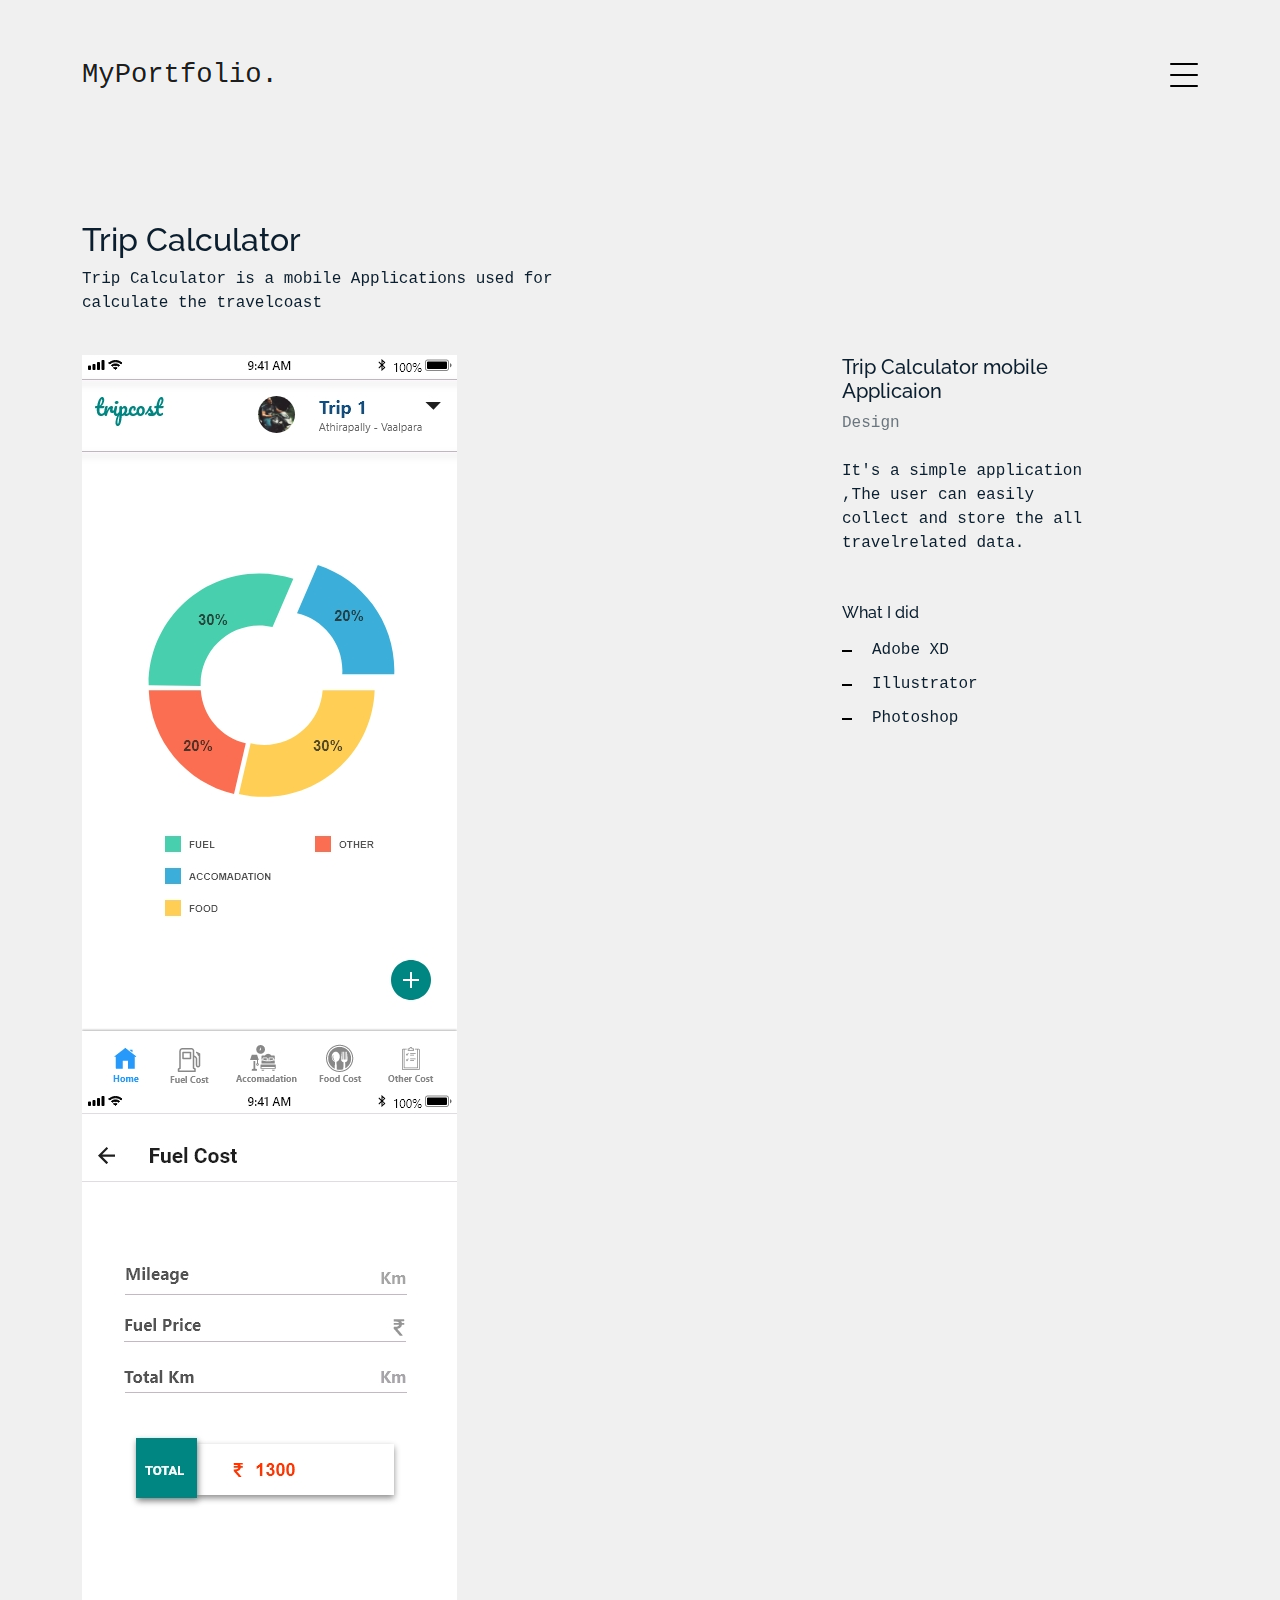
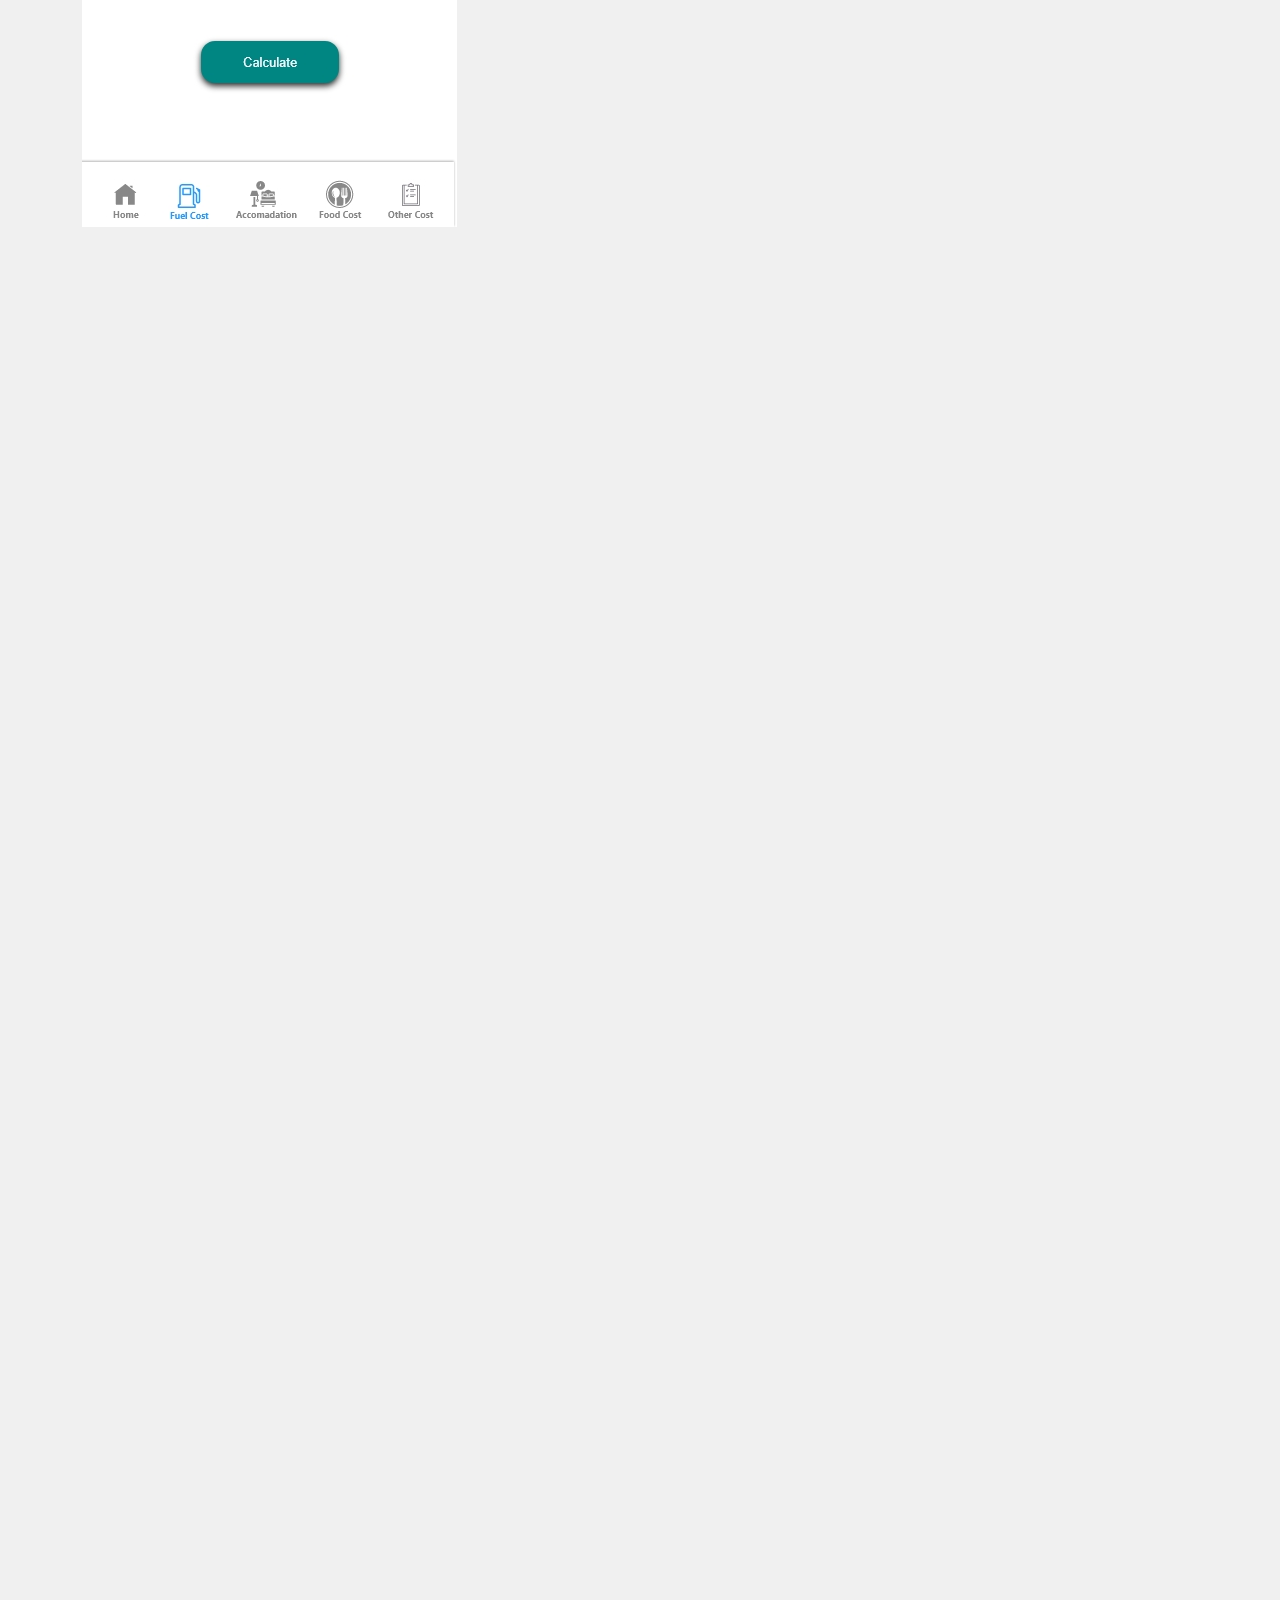
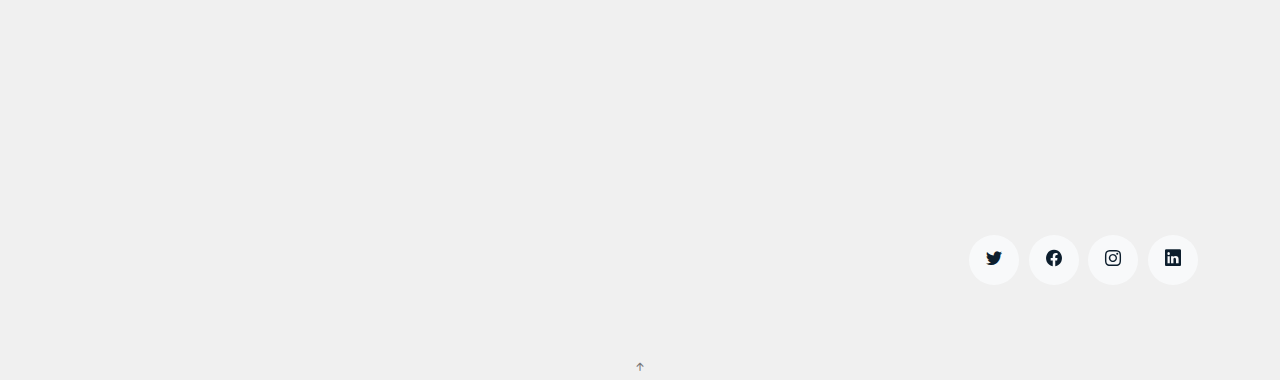
<file: work-single-3.html>
<!DOCTYPE html>
<html lang="en">

<head>
  <meta charset="utf-8">
  <meta content="width=device-width, initial-scale=1.0" name="viewport">

  <title>MyPortfolio Bootstrap Template - Work Single</title>
  <meta content="" name="description">
  <meta content="" name="keywords">

  <!-- Favicons -->
  <link href="assets/img/Group 4682.png" rel="icon">
  <link href="assets/img/Group 4682.png" rel="apple-touch-icon">

  <!-- Google Fonts -->
  <link
    href="https://fonts.googleapis.com/css?family=https://fonts.googleapis.com/css?family=Inconsolata:400,500,600,700|Raleway:400,400i,500,500i,600,600i,700,700i"
    rel="stylesheet">

  <!-- Vendor CSS Files -->
  <link href="assets/vendor/aos/aos.css" rel="stylesheet">
  <link href="assets/vendor/bootstrap/css/bootstrap.min.css" rel="stylesheet">
  <link href="assets/vendor/bootstrap-icons/bootstrap-icons.css" rel="stylesheet">
  <link href="assets/vendor/swiper/swiper-bundle.min.css" rel="stylesheet">

  <!-- Template Main CSS File -->
  <link href="assets/css/style.css" rel="stylesheet">

  <!-- =======================================================
  * Template Name: MyPortfolio - v4.3.0
  * Template URL: https://bootstrapmade.com/myportfolio-bootstrap-portfolio-website-template/
  * Author: BootstrapMade.com
  * License: https://bootstrapmade.com/license/
  ======================================================== -->
</head>

<body>

  <!-- ======= Navbar ======= -->
  <div class="collapse navbar-collapse custom-navmenu" id="main-navbar">
    <div class="container py-2 py-md-5">
      <div class="row align-items-start">
        <div class="col-md-2">
          <ul class="custom-menu">
            <li><a href="index.html">Home</a></li>
            <li><a href="about.html">About Me</a></li>
            <!-- <li><a href="services.html">Services</a></li>
            <li class="active"><a href="works.html">Works</a></li> -->
            <li><a href="contact.html">Contact</a></li>
          </ul>
        </div>
        <div class="col-md-6 d-none d-md-block  mr-auto">
          <div class="tweet d-flex">
            <!-- <span class="bi bi-twitter text-white mt-2 mr-3"></span> -->
            <div>
              <p><em>Hai Iam Sivaprasad . <br> </em></p> <!-- <a href="#">t.co/v82jsk</a> -->
            </div>
          </div>
        </div>
        <div class="col-md-4 d-none d-md-block">
          <h3>Hire Me</h3>
          <p>Iam ui/ux designer and website developer <br> <a href="#">vsivaprasad88990@gmail.com</a></p>
        </div>
      </div>
    </div>
  </div>
  <!-- </div> -->

  <nav class="navbar navbar-light custom-navbar">
    <div class="container">
      <a class="navbar-brand" href="index.html">MyPortfolio.</a>
      <a href="#" class="burger" data-bs-toggle="collapse" data-bs-target="#main-navbar">
        <span></span>
      </a>
    </div>
  </nav>

  <main id="main">

    <section class="section">
      <div class="container">
        <div class="row mb-4 align-items-center">
          <div class="col-md-6" data-aos="fade-up">
            <h2> Trip Calculator  </h2>
            <p>Trip Calculator is a mobile Applications used for calculate the travelcoast</p>
          </div>
        </div>
      </div>

      <div class="site-section pb-0">
        <div class="container">
          <div class="row align-items-stretch">
            <div class="col-md-8" data-aos="fade-up">
              <img src="assets/My images/tripcost/Trip calculater-Home-page.jpg" alt="Image" class="img-fluid">
              <img src="assets/My images/tripcost/Trip calculater-fuel cost.jpg" alt="Image" class="img-fluid">
            </div>
            <div class="col-md-3 ml-auto" data-aos="fade-up" data-aos-delay="100">
              <div class="sticky-content">
                <h3 class="h3">Trip Calculator mobile Applicaion</h3>
                <p class="mb-4"><span class="text-muted">Design</span></p>

                <div class="mb-5">
                  <p> It's a simple application ,The user can easily collect and store the all travelrelated data. </p>

                </div>

                <h4 class="h4 mb-3">What I did</h4>
                <ul class="list-unstyled list-line mb-5">
                  <li>Adobe XD</li>
                  <!-- <li>HTML5/CSS3</li>
                  <li>CMS</li>
                  <li>Logo</li> -->
                  <li>Illustrator</li>
                  <li>Photoshop</li>
                </ul>

                <!-- <p><a href="#" class="readmore">Visit Website</a></p> -->
              </div>
            </div>
            <div class="container">
              <div class="row mb-4 align-items-center">
                <div class="col-md-6" data-aos="fade-up">
                  
                </div>
              </div>
            </div>
            <div class="col-md-8" data-aos="fade-up">
              <img src="assets/My images/tripcost/Trip calculater-food-cost.jpg" alt="Image" class="img-fluid">
              <img src="assets/My images/tripcost/Trip calculater-Accomadation.jpg" alt="Image" class="img-fluid">
            </div>
          </div>
        </div>
    </section>

    <!-- ======= Testimonials Section ======= -->
    <!-- <section class="section pt-0">
      <div class="container">

        <div class="testimonials-slider swiper-container" data-aos="fade-up" data-aos-delay="100">
          <div class="swiper-wrapper">

            <div class="swiper-slide">
              <div class="testimonial-wrap">
                <div class="testimonial">
                  <img src="assets/img/person_1.jpg" alt="Image" class="img-fluid">
                  <blockquote>
                    <p>Lorem ipsum dolor sit amet consectetur adipisicing elit. Quisquam necessitatibus incidunt ut officiis
                      explicabo inventore.</p>
                  </blockquote>
                  <p>&mdash; Jean Hicks</p>
                </div>
              </div>
            </div> -->
    <!-- End testimonial item -->

    <!-- <div class="swiper-slide">
              <div class="testimonial-wrap">
                <div class="testimonial">
                  <img src="assets/img/person_2.jpg" alt="Image" class="img-fluid">
                  <blockquote>
                    <p>Lorem ipsum dolor sit amet consectetur adipisicing elit. Quisquam necessitatibus incidunt ut officiis
                      explicabo inventore.</p>
                  </blockquote>
                  <p>&mdash; Chris Stanworth</p>
                </div>
              </div>
            </div> -->
    <!-- End testimonial item -->

    <!-- </div>
          <div class="swiper-pagination"></div>
        </div>

      </div>
    </section> -->
    <!-- End Testimonials Section -->

  </main><!-- End #main -->

  <!-- ======= Footer ======= -->
  <footer class="footer" role="contentinfo">
    <div class="container">
      <div class="row">
        <div class="col-sm-6">
          <!-- <p class="mb-1">&copy; Copyright MyPortfolio. All Rights Reserved</p> -->
          <div class="credits">
            <!--
            All the links in the footer should remain intact.
            You can delete the links only if you purchased the pro version.
            Licensing information: https://bootstrapmade.com/license/
            Purchase the pro version with working PHP/AJAX contact form: https://bootstrapmade.com/buy/?theme=MyPortfolio
          -->
            <!-- Designed by <a href="https://bootstrapmade.com/">BootstrapMade</a> -->
          </div>
        </div>
        <div class="col-sm-6 social text-md-end">
          <a href="https://twitter.com/Siva91895443?s=09"><span class="bi bi-twitter"></span></a>
          <a href="#"><span class="bi bi-facebook"></span></a>
          <a href="https://www.instagram.com/a_v_is_98/"><span class="bi bi-instagram"></span></a>
          <a href="https://www.linkedin.com/in/siva-prasad-246ba11aa"><span class="bi bi-linkedin"></span></a>
        </div>
      </div>
    </div>
  </footer>

  <a href="#" class="back-to-top d-flex align-items-center justify-content-center"><i
      class="bi bi-arrow-up-short"></i></a>

  <!-- Vendor JS Files -->
  <script src="assets/vendor/aos/aos.js"></script>
  <script src="assets/vendor/bootstrap/js/bootstrap.bundle.min.js"></script>
  <script src="assets/vendor/isotope-layout/isotope.pkgd.min.js"></script>
  <script src="assets/vendor/php-email-form/validate.js"></script>
  <script src="assets/vendor/swiper/swiper-bundle.min.js"></script>

  <!-- Template Main JS File -->
  <script src="assets/js/main.js"></script>

</body>

</html>
</file>
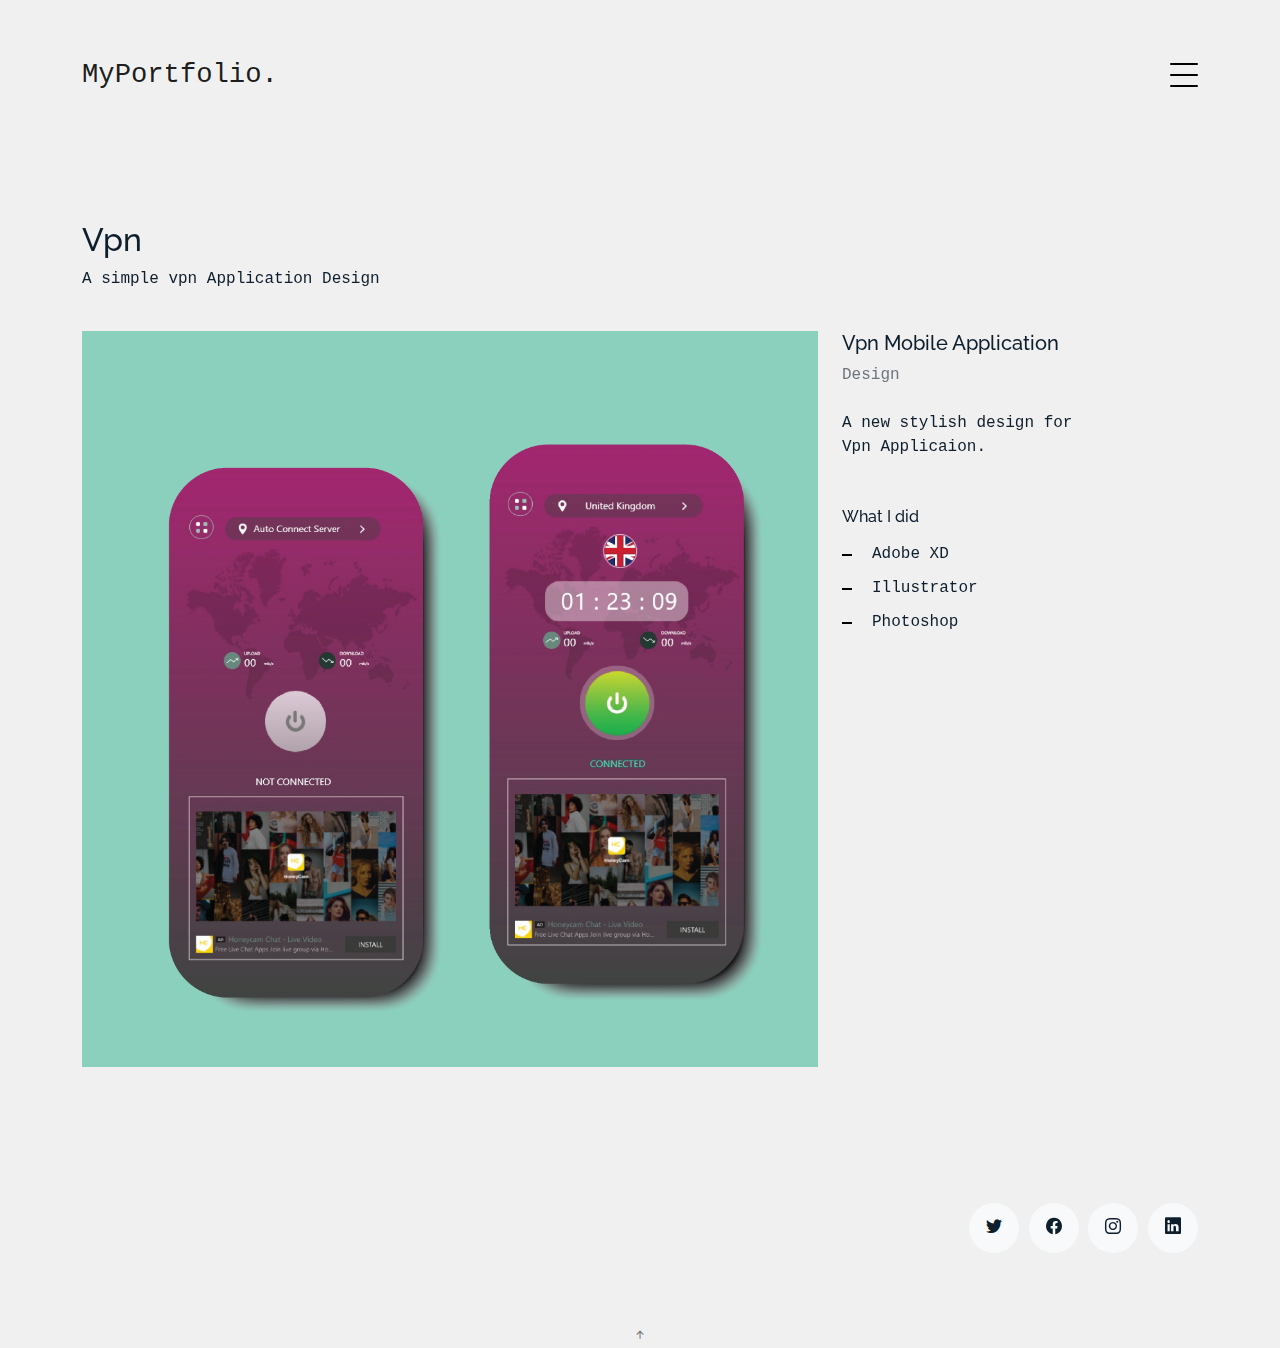
<file: work-single-4.html>
<!DOCTYPE html>
<html lang="en">

<head>
  <meta charset="utf-8">
  <meta content="width=device-width, initial-scale=1.0" name="viewport">

  <title>MyPortfolio Bootstrap Template - Work Single</title>
  <meta content="" name="description">
  <meta content="" name="keywords">

  <!-- Favicons -->
  <link href="assets/img/Group 4682.png" rel="icon">
  <link href="assets/img/Group 4682.png" rel="apple-touch-icon">

  <!-- Google Fonts -->
  <link
    href="https://fonts.googleapis.com/css?family=https://fonts.googleapis.com/css?family=Inconsolata:400,500,600,700|Raleway:400,400i,500,500i,600,600i,700,700i"
    rel="stylesheet">

  <!-- Vendor CSS Files -->
  <link href="assets/vendor/aos/aos.css" rel="stylesheet">
  <link href="assets/vendor/bootstrap/css/bootstrap.min.css" rel="stylesheet">
  <link href="assets/vendor/bootstrap-icons/bootstrap-icons.css" rel="stylesheet">
  <link href="assets/vendor/swiper/swiper-bundle.min.css" rel="stylesheet">

  <!-- Template Main CSS File -->
  <link href="assets/css/style.css" rel="stylesheet">

  <!-- =======================================================
  * Template Name: MyPortfolio - v4.3.0
  * Template URL: https://bootstrapmade.com/myportfolio-bootstrap-portfolio-website-template/
  * Author: BootstrapMade.com
  * License: https://bootstrapmade.com/license/
  ======================================================== -->
</head>

<body>

  <!-- ======= Navbar ======= -->
  <div class="collapse navbar-collapse custom-navmenu" id="main-navbar">
    <div class="container py-2 py-md-5">
      <div class="row align-items-start">
        <div class="col-md-2">
          <ul class="custom-menu">
            <li><a href="index.html">Home</a></li>
            <li><a href="about.html">About Me</a></li>
            <!-- <li><a href="services.html">Services</a></li>
            <li class="active"><a href="works.html">Works</a></li> -->
            <li><a href="contact.html">Contact</a></li>
          </ul>
        </div>
        <div class="col-md-6 d-none d-md-block  mr-auto">
          <div class="tweet d-flex">
            <!-- <span class="bi bi-twitter text-white mt-2 mr-3"></span> -->
            <div>
              <p><em>Hai Iam Sivaprasad . <br> </em></p> <!-- <a href="#">t.co/v82jsk</a> -->
            </div>
          </div>
        </div>
        <div class="col-md-4 d-none d-md-block">
          <h3>Hire Me</h3>
          <p>Iam ui/ux designer and website developer <br> <a href="#">vsivaprasad88990@gmail.com</a></p>
        </div>
      </div>
    </div>
  </div>
  <!-- </div> -->

  <nav class="navbar navbar-light custom-navbar">
    <div class="container">
      <a class="navbar-brand" href="index.html">MyPortfolio.</a>
      <a href="#" class="burger" data-bs-toggle="collapse" data-bs-target="#main-navbar">
        <span></span>
      </a>
    </div>
  </nav>

  <main id="main">

    <section class="section">
      <div class="container">
        <div class="row mb-4 align-items-center">
          <div class="col-md-6" data-aos="fade-up">
            <h2> Vpn  </h2>
            <p>A simple vpn Application Design </p>
          </div>
        </div>
      </div>

      <div class="site-section pb-0">
        <div class="container">
          <div class="row align-items-stretch">
            <div class="col-md-8" data-aos="fade-up">
              <img src="assets/My images/boom/Artboard 1.png" alt="Image" class="img-fluid">
            </div>
            <div class="col-md-3 ml-auto" data-aos="fade-up" data-aos-delay="100">
              <div class="sticky-content">
                <h3 class="h3">Vpn Mobile Application </h3>
                <p class="mb-4"><span class="text-muted">Design</span></p>

                <div class="mb-5">
                  <p>  A new stylish design for Vpn Applicaion. </p>

                </div>

                <h4 class="h4 mb-3">What I did</h4>
                <ul class="list-unstyled list-line mb-5">
                  <li>Adobe XD</li>
                  <!-- <li>HTML5/CSS3</li>
                  <li>CMS</li>
                  <li>Logo</li> -->
                  <li>Illustrator</li>
                  <li>Photoshop</li>
                </ul>

                <!-- <p><a href="#" class="readmore">Visit Website</a></p> -->
              </div>
            </div>
            <div class="container">
              <div class="row mb-4 align-items-center">
                <div class="col-md-6" data-aos="fade-up">
                  
                </div>
              </div>
            </div>
           
          </div>
        </div>
    </section>

    <!-- ======= Testimonials Section ======= -->
    <!-- <section class="section pt-0">
      <div class="container">

        <div class="testimonials-slider swiper-container" data-aos="fade-up" data-aos-delay="100">
          <div class="swiper-wrapper">

            <div class="swiper-slide">
              <div class="testimonial-wrap">
                <div class="testimonial">
                  <img src="assets/img/person_1.jpg" alt="Image" class="img-fluid">
                  <blockquote>
                    <p>Lorem ipsum dolor sit amet consectetur adipisicing elit. Quisquam necessitatibus incidunt ut officiis
                      explicabo inventore.</p>
                  </blockquote>
                  <p>&mdash; Jean Hicks</p>
                </div>
              </div>
            </div> -->
    <!-- End testimonial item -->

    <!-- <div class="swiper-slide">
              <div class="testimonial-wrap">
                <div class="testimonial">
                  <img src="assets/img/person_2.jpg" alt="Image" class="img-fluid">
                  <blockquote>
                    <p>Lorem ipsum dolor sit amet consectetur adipisicing elit. Quisquam necessitatibus incidunt ut officiis
                      explicabo inventore.</p>
                  </blockquote>
                  <p>&mdash; Chris Stanworth</p>
                </div>
              </div>
            </div> -->
    <!-- End testimonial item -->

    <!-- </div>
          <div class="swiper-pagination"></div>
        </div>

      </div>
    </section> -->
    <!-- End Testimonials Section -->

  </main><!-- End #main -->

  <!-- ======= Footer ======= -->
  <footer class="footer" role="contentinfo">
    <div class="container">
      <div class="row">
        <div class="col-sm-6">
          <!-- <p class="mb-1">&copy; Copyright MyPortfolio. All Rights Reserved</p> -->
          <div class="credits">
            <!--
            All the links in the footer should remain intact.
            You can delete the links only if you purchased the pro version.
            Licensing information: https://bootstrapmade.com/license/
            Purchase the pro version with working PHP/AJAX contact form: https://bootstrapmade.com/buy/?theme=MyPortfolio
          -->
            <!-- Designed by <a href="https://bootstrapmade.com/">BootstrapMade</a> -->
          </div>
        </div>
        <div class="col-sm-6 social text-md-end">
          <a href="https://twitter.com/Siva91895443?s=09"><span class="bi bi-twitter"></span></a>
          <a href="#"><span class="bi bi-facebook"></span></a>
          <a href="https://www.instagram.com/a_v_is_98/"><span class="bi bi-instagram"></span></a>
          <a href="https://www.linkedin.com/in/siva-prasad-246ba11aa"><span class="bi bi-linkedin"></span></a>
        </div>
      </div>
    </div>
  </footer>

  <a href="#" class="back-to-top d-flex align-items-center justify-content-center"><i
      class="bi bi-arrow-up-short"></i></a>

  <!-- Vendor JS Files -->
  <script src="assets/vendor/aos/aos.js"></script>
  <script src="assets/vendor/bootstrap/js/bootstrap.bundle.min.js"></script>
  <script src="assets/vendor/isotope-layout/isotope.pkgd.min.js"></script>
  <script src="assets/vendor/php-email-form/validate.js"></script>
  <script src="assets/vendor/swiper/swiper-bundle.min.js"></script>

  <!-- Template Main JS File -->
  <script src="assets/js/main.js"></script>

</body>

</html>
</file>
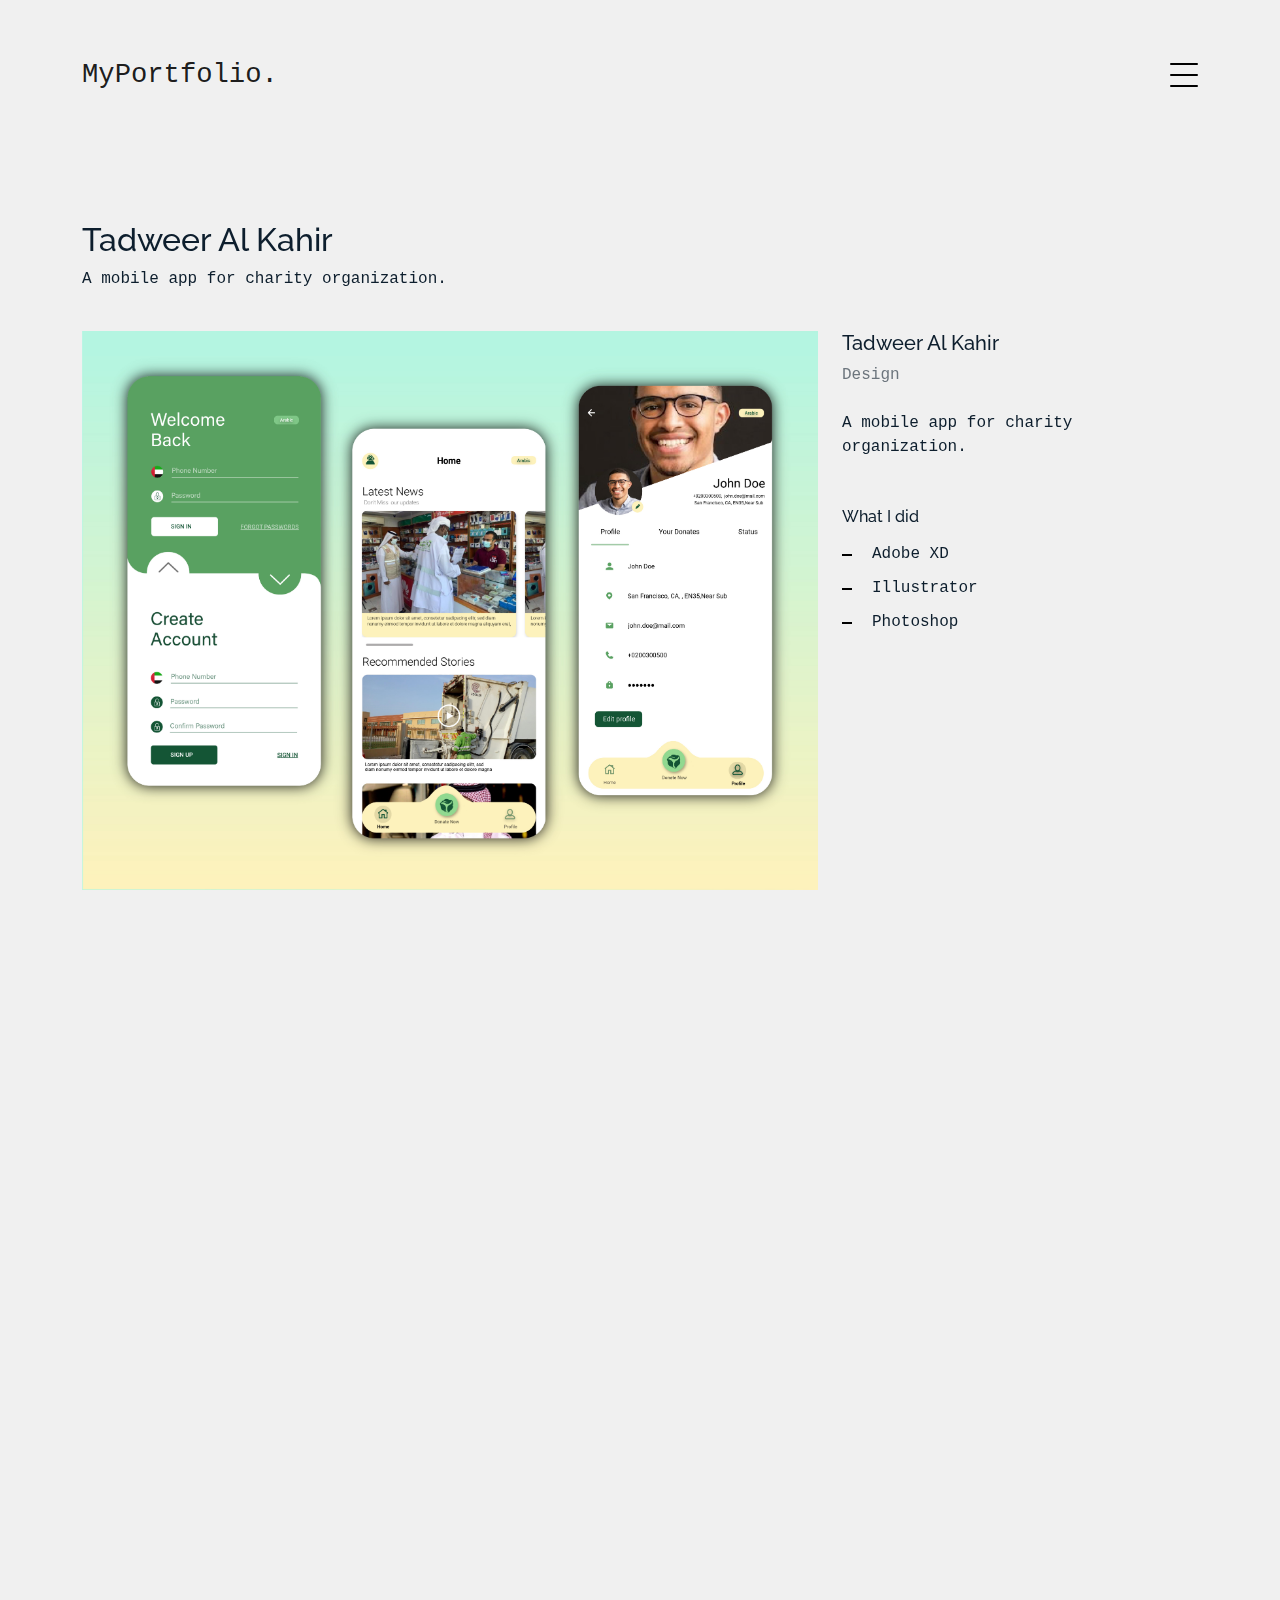
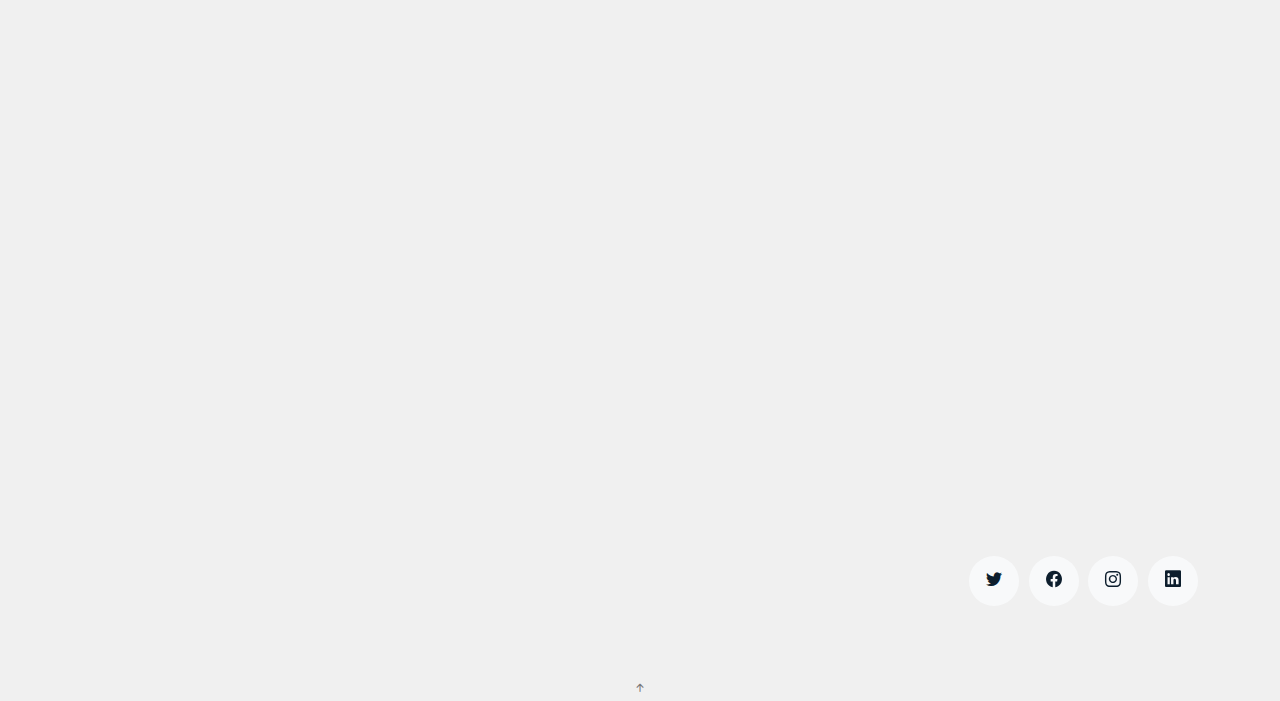
<file: work-single-5.html>
<!DOCTYPE html>
<html lang="en">

<head>
  <meta charset="utf-8">
  <meta content="width=device-width, initial-scale=1.0" name="viewport">

  <title>MyPortfolio Bootstrap Template - Work Single</title>
  <meta content="" name="description">
  <meta content="" name="keywords">

  <!-- Favicons -->
  <link href="assets/img/Group 4682.png" rel="icon">
  <link href="assets/img/Group 4682.png" rel="apple-touch-icon">

  <!-- Google Fonts -->
  <link
    href="https://fonts.googleapis.com/css?family=https://fonts.googleapis.com/css?family=Inconsolata:400,500,600,700|Raleway:400,400i,500,500i,600,600i,700,700i"
    rel="stylesheet">

  <!-- Vendor CSS Files -->
  <link href="assets/vendor/aos/aos.css" rel="stylesheet">
  <link href="assets/vendor/bootstrap/css/bootstrap.min.css" rel="stylesheet">
  <link href="assets/vendor/bootstrap-icons/bootstrap-icons.css" rel="stylesheet">
  <link href="assets/vendor/swiper/swiper-bundle.min.css" rel="stylesheet">

  <!-- Template Main CSS File -->
  <link href="assets/css/style.css" rel="stylesheet">

  <!-- =======================================================
  * Template Name: MyPortfolio - v4.3.0
  * Template URL: https://bootstrapmade.com/myportfolio-bootstrap-portfolio-website-template/
  * Author: BootstrapMade.com
  * License: https://bootstrapmade.com/license/
  ======================================================== -->
</head>

<body>

  <!-- ======= Navbar ======= -->
  <div class="collapse navbar-collapse custom-navmenu" id="main-navbar">
    <div class="container py-2 py-md-5">
      <div class="row align-items-start">
        <div class="col-md-2">
          <ul class="custom-menu">
            <li><a href="index.html">Home</a></li>
            <li><a href="about.html">About Me</a></li>
            <!-- <li><a href="services.html">Services</a></li>
            <li class="active"><a href="works.html">Works</a></li> -->
            <li><a href="contact.html">Contact</a></li>
          </ul>
        </div>
        <div class="col-md-6 d-none d-md-block  mr-auto">
          <div class="tweet d-flex">
            <!-- <span class="bi bi-twitter text-white mt-2 mr-3"></span> -->
            <div>
              <p><em>Hai Iam Sivaprasad . <br> </em></p> <!-- <a href="#">t.co/v82jsk</a> -->
            </div>
          </div>
        </div>
        <div class="col-md-4 d-none d-md-block">
          <h3>Hire Me</h3>
          <p>Iam ui/ux designer and website developer <br> <a href="#">vsivaprasad88990@gmail.com</a></p>
        </div>
      </div>
    </div>
  </div>
  <!-- </div> -->

  <nav class="navbar navbar-light custom-navbar">
    <div class="container">
      <a class="navbar-brand" href="index.html">MyPortfolio.</a>
      <a href="#" class="burger" data-bs-toggle="collapse" data-bs-target="#main-navbar">
        <span></span>
      </a>
    </div>
  </nav>

  <main id="main">

    <section class="section">
      <div class="container">
        <div class="row mb-4 align-items-center">
          <div class="col-md-6" data-aos="fade-up">
            <h2> Tadweer Al Kahir  </h2>
            <p>A mobile app for charity organization. </p>
          </div>
        </div>
      </div>

      <div class="site-section pb-0">
        <div class="container">
          <div class="row align-items-stretch">
            <div class="col-md-8" data-aos="fade-up">
              <img src="assets/My images/Tadweer/Mockup illustrator 1.jpg" alt="Image" class="img-fluid">
            </div>
            <div class="col-md-3 ml-auto" data-aos="fade-up" data-aos-delay="100">
              <div class="sticky-content">
                <h3 class="h3">Tadweer Al Kahir </h3>
                <p class="mb-4"><span class="text-muted">Design</span></p>

                <div class="mb-5">
                  <p>  A mobile app for charity organization. </p>

                </div>

                <h4 class="h4 mb-3">What I did</h4>
                <ul class="list-unstyled list-line mb-5">
                  <li>Adobe XD</li>
                  <!-- <li>HTML5/CSS3</li>
                  <li>CMS</li>
                  <li>Logo</li> -->
                  <li>Illustrator</li>
                  <li>Photoshop</li>
                </ul>

                <!-- <p><a href="#" class="readmore">Visit Website</a></p> -->
              </div>
            </div>
            <div class="container">
              <div class="row mb-4 align-items-center">
                <div class="col-md-6" data-aos="fade-up">
                  
                </div>
              </div>
            </div>
            <div class="col-md-8" data-aos="fade-up">
              <img src="assets/My images/Tadweer/Mockup illustrator 2.jpg" alt="Image" class="img-fluid">
            </div>
            <div class="container">
              <div class="row mb-4 align-items-center">
                <div class="col-md-6" data-aos="fade-up">
                  
                </div>
              </div>
            </div>
            <div class="col-md-8" data-aos="fade-up">
                <img src="assets/My images/Tadweer/Screenshot (20).png" alt="Image" class="img-fluid">
            </div>
           
          </div>
        </div>
    </section>

    <!-- ======= Testimonials Section ======= -->
    <!-- <section class="section pt-0">
      <div class="container">

        <div class="testimonials-slider swiper-container" data-aos="fade-up" data-aos-delay="100">
          <div class="swiper-wrapper">

            <div class="swiper-slide">
              <div class="testimonial-wrap">
                <div class="testimonial">
                  <img src="assets/img/person_1.jpg" alt="Image" class="img-fluid">
                  <blockquote>
                    <p>Lorem ipsum dolor sit amet consectetur adipisicing elit. Quisquam necessitatibus incidunt ut officiis
                      explicabo inventore.</p>
                  </blockquote>
                  <p>&mdash; Jean Hicks</p>
                </div>
              </div>
            </div> -->
    <!-- End testimonial item -->

    <!-- <div class="swiper-slide">
              <div class="testimonial-wrap">
                <div class="testimonial">
                  <img src="assets/img/person_2.jpg" alt="Image" class="img-fluid">
                  <blockquote>
                    <p>Lorem ipsum dolor sit amet consectetur adipisicing elit. Quisquam necessitatibus incidunt ut officiis
                      explicabo inventore.</p>
                  </blockquote>
                  <p>&mdash; Chris Stanworth</p>
                </div>
              </div>
            </div> -->
    <!-- End testimonial item -->

    <!-- </div>
          <div class="swiper-pagination"></div>
        </div>

      </div>
    </section> -->
    <!-- End Testimonials Section -->

  </main><!-- End #main -->

  <!-- ======= Footer ======= -->
  <footer class="footer" role="contentinfo">
    <div class="container">
      <div class="row">
        <div class="col-sm-6">
          <!-- <p class="mb-1">&copy; Copyright MyPortfolio. All Rights Reserved</p> -->
          <div class="credits">
            <!--
            All the links in the footer should remain intact.
            You can delete the links only if you purchased the pro version.
            Licensing information: https://bootstrapmade.com/license/
            Purchase the pro version with working PHP/AJAX contact form: https://bootstrapmade.com/buy/?theme=MyPortfolio
          -->
            <!-- Designed by <a href="https://bootstrapmade.com/">BootstrapMade</a> -->
          </div>
        </div>
        <div class="col-sm-6 social text-md-end">
          <a href="https://twitter.com/Siva91895443?s=09"><span class="bi bi-twitter"></span></a>
          <a href="#"><span class="bi bi-facebook"></span></a>
          <a href="https://www.instagram.com/a_v_is_98/"><span class="bi bi-instagram"></span></a>
          <a href="https://www.linkedin.com/in/siva-prasad-246ba11aa"><span class="bi bi-linkedin"></span></a>
        </div>
      </div>
    </div>
  </footer>

  <a href="#" class="back-to-top d-flex align-items-center justify-content-center"><i
      class="bi bi-arrow-up-short"></i></a>

  <!-- Vendor JS Files -->
  <script src="assets/vendor/aos/aos.js"></script>
  <script src="assets/vendor/bootstrap/js/bootstrap.bundle.min.js"></script>
  <script src="assets/vendor/isotope-layout/isotope.pkgd.min.js"></script>
  <script src="assets/vendor/php-email-form/validate.js"></script>
  <script src="assets/vendor/swiper/swiper-bundle.min.js"></script>

  <!-- Template Main JS File -->
  <script src="assets/js/main.js"></script>

</body>

</html>
</file>
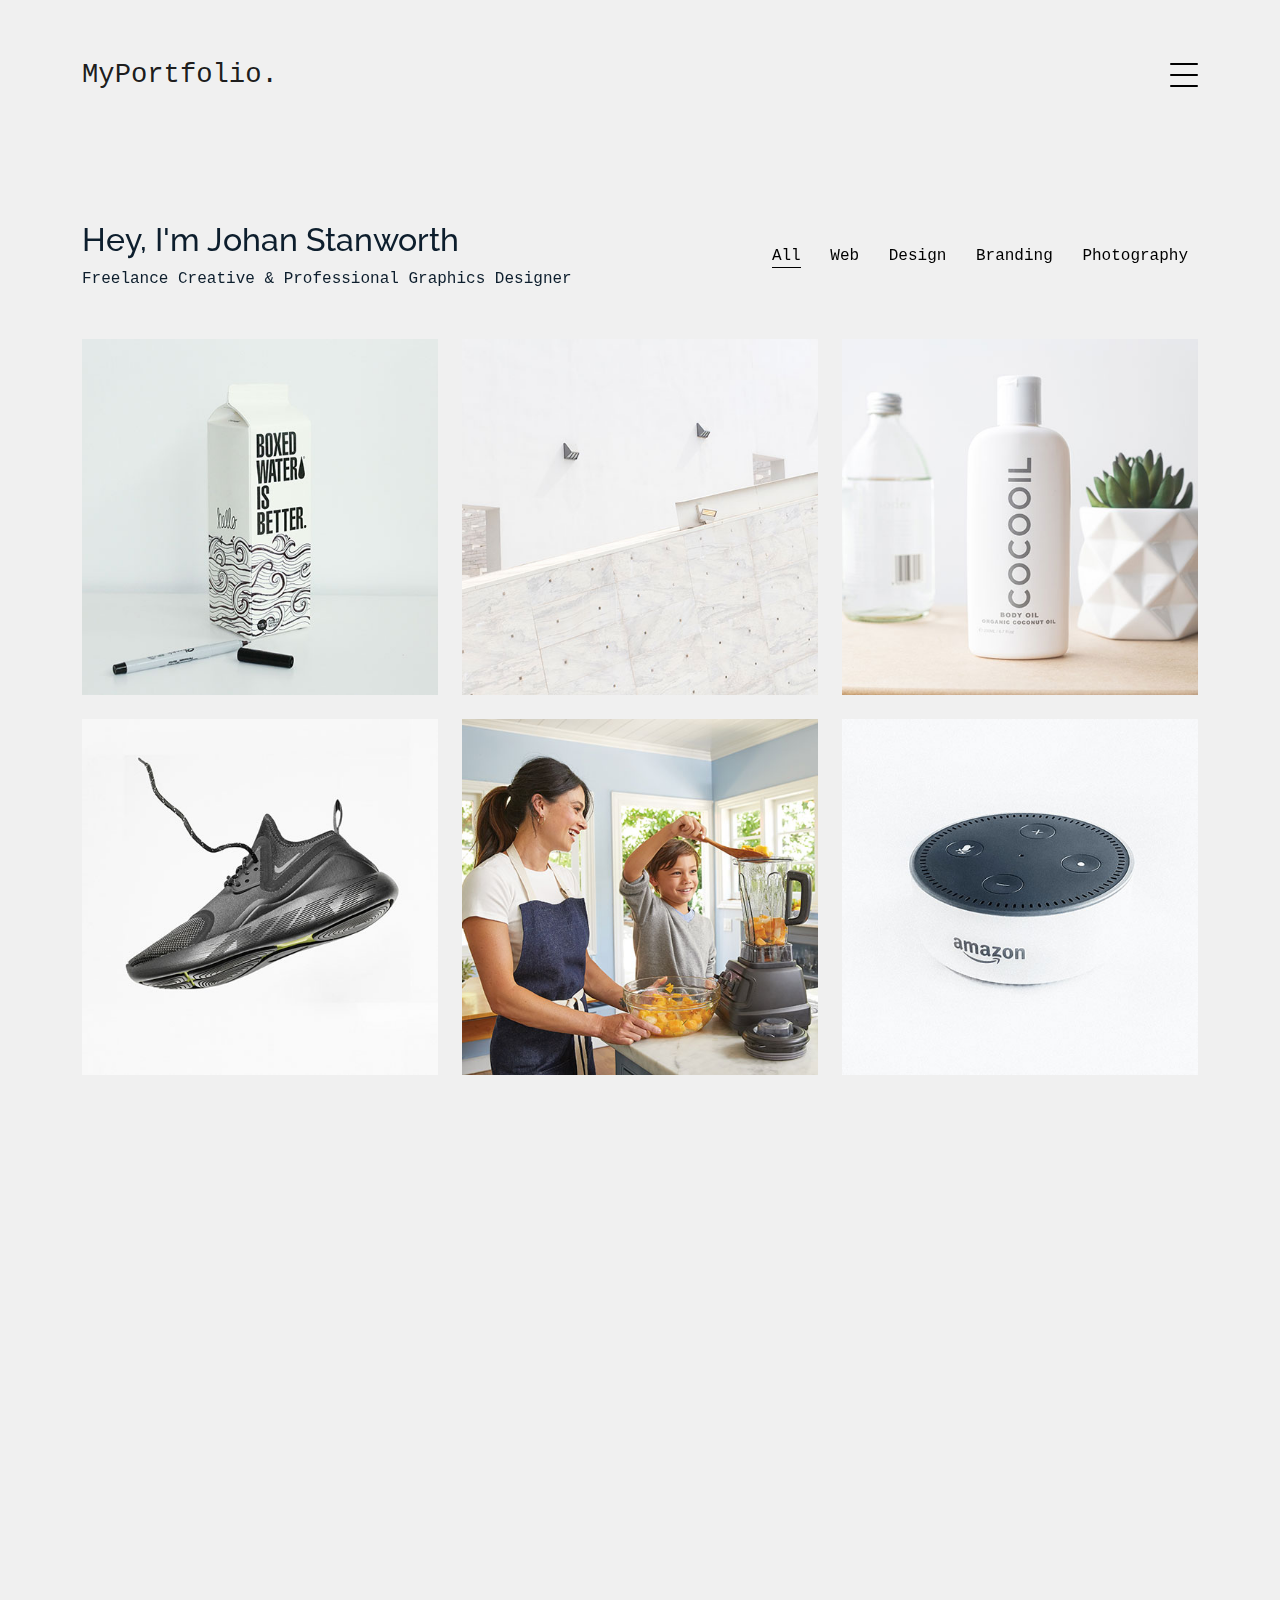
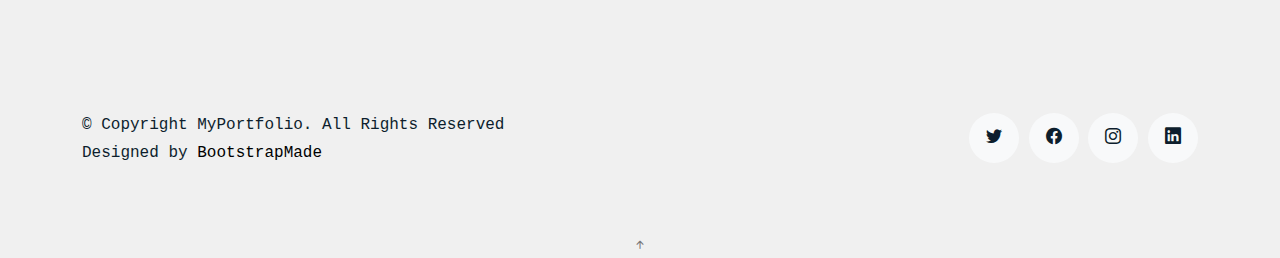
<file: works.html>
<!DOCTYPE html>
<html lang="en">

<head>
  <meta charset="utf-8">
  <meta content="width=device-width, initial-scale=1.0" name="viewport">

  <title>MyPortfolio Bootstrap Template - Works</title>
  <meta content="" name="description">
  <meta content="" name="keywords">

  <!-- Favicons -->
  <link href="assets/img/Group 4682.png" rel="icon">
  <link href="assets/img/Group 4682.png" rel="apple-touch-icon">

  <!-- Google Fonts -->
  <link href="https://fonts.googleapis.com/css?family=https://fonts.googleapis.com/css?family=Inconsolata:400,500,600,700|Raleway:400,400i,500,500i,600,600i,700,700i" rel="stylesheet">

  <!-- Vendor CSS Files -->
  <link href="assets/vendor/aos/aos.css" rel="stylesheet">
  <link href="assets/vendor/bootstrap/css/bootstrap.min.css" rel="stylesheet">
  <link href="assets/vendor/bootstrap-icons/bootstrap-icons.css" rel="stylesheet">
  <link href="assets/vendor/swiper/swiper-bundle.min.css" rel="stylesheet">

  <!-- Template Main CSS File -->
  <link href="assets/css/style.css" rel="stylesheet">

  <!-- =======================================================
  * Template Name: MyPortfolio - v4.3.0
  * Template URL: https://bootstrapmade.com/myportfolio-bootstrap-portfolio-website-template/
  * Author: BootstrapMade.com
  * License: https://bootstrapmade.com/license/
  ======================================================== -->
</head>

<body>

  <!-- ======= Navbar ======= -->
  <div class="collapse navbar-collapse custom-navmenu" id="main-navbar">
    <div class="container py-2 py-md-5">
      <div class="row align-items-start">
        <div class="col-md-2">
          <ul class="custom-menu">
            <li><a href="index.html">Home</a></li>
            <li><a href="about.html">About Me</a></li>
            <li><a href="services.html">Services</a></li>
            <li class="active"><a href="works.html">Works</a></li>
            <li><a href="contact.html">Contact</a></li>
          </ul>
        </div>
        <div class="col-md-6 d-none d-md-block  mr-auto">
          <div class="tweet d-flex">
            <span class="bi bi-twitter text-white mt-2 mr-3"></span>
            <div>
              <p><em>Lorem ipsum dolor sit amet consectetur adipisicing elit. Quisquam necessitatibus incidunt ut officiis explicabo inventore. <br> <a href="#">t.co/v82jsk</a></em></p>
            </div>
          </div>
        </div>
        <div class="col-md-4 d-none d-md-block">
          <h3>Hire Me</h3>
          <p>Lorem ipsum dolor sit amet consectetur adipisicing elit. Quisquam necessitatibus incidunt ut officiisexplicabo inventore. <br> <a href="#">myemail@gmail.com</a></p>
        </div>
      </div>

    </div>
  </div>

  <nav class="navbar navbar-light custom-navbar">
    <div class="container">
      <a class="navbar-brand" href="index.html">MyPortfolio.</a>
      <a href="#" class="burger" data-bs-toggle="collapse" data-bs-target="#main-navbar">
        <span></span>
      </a>
    </div>
  </nav>

  <main id="main">

    <!-- ======= Works Section ======= -->
    <section class="section site-portfolio">
      <div class="container">
        <div class="row mb-5 align-items-center">
          <div class="col-md-12 col-lg-6 mb-4 mb-lg-0" data-aos="fade-up">
            <h2>Hey, I'm Johan Stanworth</h2>
            <p class="mb-0">Freelance Creative &amp; Professional Graphics Designer</p>
          </div>
          <div class="col-md-12 col-lg-6 text-start text-lg-end" data-aos="fade-up" data-aos-delay="100">
            <div id="filters" class="filters">
              <a href="#" data-filter="*" class="active">All</a>
              <a href="#" data-filter=".web">Web</a>
              <a href="#" data-filter=".design">Design</a>
              <a href="#" data-filter=".branding">Branding</a>
              <a href="#" data-filter=".photography">Photography</a>
            </div>
          </div>
        </div>
        <div id="portfolio-grid" class="row no-gutter" data-aos="fade-up" data-aos-delay="200">
          <div class="item web col-sm-6 col-md-4 col-lg-4 mb-4">
            <a href="work-single.html" class="item-wrap fancybox">
              <div class="work-info">
                <h3>Boxed Water</h3>
                <span>Web</span>
              </div>
              <img class="img-fluid" src="assets/img/img_1.jpg">
            </a>
          </div>
          <div class="item photography col-sm-6 col-md-4 col-lg-4 mb-4">
            <a href="work-single.html" class="item-wrap fancybox">
              <div class="work-info">
                <h3>Build Indoo</h3>
                <span>Photography</span>
              </div>
              <img class="img-fluid" src="assets/img/img_2.jpg">
            </a>
          </div>
          <div class="item branding col-sm-6 col-md-4 col-lg-4 mb-4">
            <a href="work-single.html" class="item-wrap fancybox">
              <div class="work-info">
                <h3>Cocooil</h3>
                <span>Branding</span>
              </div>
              <img class="img-fluid" src="assets/img/img_3.jpg">
            </a>
          </div>
          <div class="item design col-sm-6 col-md-4 col-lg-4 mb-4">
            <a href="work-single.html" class="item-wrap fancybox">
              <div class="work-info">
                <h3>Nike Shoe</h3>
                <span>Design</span>
              </div>
              <img class="img-fluid" src="assets/img/img_4.jpg">
            </a>
          </div>
          <div class="item photography col-sm-6 col-md-4 col-lg-4 mb-4">
            <a href="work-single.html" class="item-wrap fancybox">
              <div class="work-info">
                <h3>Kitchen Sink</h3>
                <span>Photography</span>
              </div>
              <img class="img-fluid" src="assets/img/img_5.jpg">
            </a>
          </div>
          <div class="item branding col-sm-6 col-md-4 col-lg-4 mb-4">
            <a href="work-single.html" class="item-wrap fancybox">
              <div class="work-info">
                <h3>Amazon</h3>
                <span>brandingn</span>
              </div>
              <img class="img-fluid" src="assets/img/img_6.jpg">
            </a>
          </div>
        </div>
      </div>
    </section><!-- End  Works Section -->

    <!-- ======= Testimonials Section ======= -->
    <section class="section pt-0">
      <div class="container">

        <div class="testimonials-slider swiper-container" data-aos="fade-up" data-aos-delay="100">
          <div class="swiper-wrapper">

            <div class="swiper-slide">
              <div class="testimonial-wrap">
                <div class="testimonial">
                  <img src="assets/img/person_1.jpg" alt="Image" class="img-fluid">
                  <blockquote>
                    <p>Lorem ipsum dolor sit amet consectetur adipisicing elit. Quisquam necessitatibus incidunt ut officiis
                      explicabo inventore.</p>
                  </blockquote>
                  <p>&mdash; Jean Hicks</p>
                </div>
              </div>
            </div><!-- End testimonial item -->

            <div class="swiper-slide">
              <div class="testimonial-wrap">
                <div class="testimonial">
                  <img src="assets/img/person_2.jpg" alt="Image" class="img-fluid">
                  <blockquote>
                    <p>Lorem ipsum dolor sit amet consectetur adipisicing elit. Quisquam necessitatibus incidunt ut officiis
                      explicabo inventore.</p>
                  </blockquote>
                  <p>&mdash; Chris Stanworth</p>
                </div>
              </div>
            </div><!-- End testimonial item -->

          </div>
          <div class="swiper-pagination"></div>
        </div>

      </div>
    </section><!-- End Testimonials Section -->

  </main><!-- End #main -->

  <!-- ======= Footer ======= -->
  <footer class="footer" role="contentinfo">
    <div class="container">
      <div class="row">
        <div class="col-sm-6">
          <p class="mb-1">&copy; Copyright MyPortfolio. All Rights Reserved</p>
          <div class="credits">
            <!--
            All the links in the footer should remain intact.
            You can delete the links only if you purchased the pro version.
            Licensing information: https://bootstrapmade.com/license/
            Purchase the pro version with working PHP/AJAX contact form: https://bootstrapmade.com/buy/?theme=MyPortfolio
          -->
            Designed by <a href="https://bootstrapmade.com/">BootstrapMade</a>
          </div>
        </div>
        <div class="col-sm-6 social text-md-end">
          <a href="https://twitter.com/Siva91895443?s=09"><span class="bi bi-twitter"></span></a>
          <a href="#"><span class="bi bi-facebook"></span></a>
          <a href="https://www.instagram.com/a_v_is_98/"><span class="bi bi-instagram"></span></a>
          <a href="https://www.linkedin.com/in/siva-prasad-246ba11aa"><span class="bi bi-linkedin"></span></a>
        </div>
      </div>
    </div>
  </footer>

  <a href="#" class="back-to-top d-flex align-items-center justify-content-center"><i class="bi bi-arrow-up-short"></i></a>

  <!-- Vendor JS Files -->
  <script src="assets/vendor/aos/aos.js"></script>
  <script src="assets/vendor/bootstrap/js/bootstrap.bundle.min.js"></script>
  <script src="assets/vendor/isotope-layout/isotope.pkgd.min.js"></script>
  <script src="assets/vendor/php-email-form/validate.js"></script>
  <script src="assets/vendor/swiper/swiper-bundle.min.js"></script>

  <!-- Template Main JS File -->
  <script src="assets/js/main.js"></script>

</body>

</html>
</file>
<file: assets/css/style.css>
/*--------------------------------------------------------------
# General
--------------------------------------------------------------*/
body {
  font-family: "Inconsolata", monospace;
  color: #0d1e2d;
  background-color: rgb(240, 240, 240);
}

a {
  color: #777;
  text-decoration: none;
}

a:hover {
  color: #000;
}

h1, h2, h3, h4, h5, h6, .font-heading {
  font-family: "Raleway", sans-serif;
}

.section {
  padding: 7rem 0;
}

.filters a {
  text-decoration: none;
  color: #000;
  display: inline-block;
  padding-left: 10px;
  padding-right: 10px;
  position: relative;
}

.filters a:hover, .filters a:focus, .filters a:active {
  text-decoration: none;
}

.filters a:hover:before {
  content: "";
  position: absolute;
  left: 10px;
  right: 10px;
  bottom: 0;
  height: 1px;
  background-color: #000;
}

.filters a.active {
  color: #000;
}

.filters a.active:before {
  content: "";
  position: absolute;
  left: 10px;
  right: 10px;
  bottom: 0;
  height: 1px;
  background-color: #000;
}

.item {
  border: none;
  margin-bottom: 30px;
}

.item .item-wrap {
  display: block;
  position: relative;
  overflow: hidden;
}

.item .item-wrap:after {
  z-index: 2;
  position: absolute;
  content: "";
  top: 0;
  left: 0;
  right: 0;
  bottom: 0;
  background: rgba(0, 0, 0, 0.4);
  visibility: hidden;
  opacity: 0;
  transition: .3s all ease-in-out;
}

.item .item-wrap img {
  transition: .3s transform ease;
  transform: scale(1);
}

.item .item-wrap > .work-info {
  position: absolute;
  top: 50%;
  width: 100%;
  text-align: center;
  z-index: 3;
  transform: translateY(-50%);
  color: #fff;
  opacity: 0;
  visibility: hidden;
  margin-top: 20px;
  transition: .3s all ease;
}

.item .item-wrap > .work-info h3 {
  font-size: 20px;
  margin-bottom: 0;
}

.item .item-wrap > .work-info span {
  font-size: 14px;
  text-transform: uppercase;
  letter-spacing: .2rem;
}

.item .item-wrap:hover {
  text-decoration: none;
}

.item .item-wrap:hover img {
  transform: scale(1.05);
}

.item .item-wrap:hover:after {
  opacity: 1;
  visibility: visible;
}

.item .item-wrap:hover .work-info {
  margin-top: 0px;
  opacity: 1;
  visibility: visible;
}

.testimonial-wrap {
  padding: 50px 50px 80px 50px;
  background: #eceff2;
}

.testimonial-wrap .testimonial {
  text-align: center;
  max-width: 500px;
  margin: 0 auto;
}

.testimonial-wrap .testimonial img {
  border-radius: 50%;
  width: 120px;
  margin: 0 auto 30px auto;
}

.testimonial-wrap .testimonial blockquote p {
  font-size: 20px;
}

.h3 {
  font-size: 20px;
}

.h4 {
  font-size: 16px;
}

.heading {
  font-size: 28px;
}

.readmore {
  display: inline-block;
  border: 1px solid #000;
  padding: 10px 15px;
  font-size: 12px;
  text-transform: uppercase;
  color: #000;
  transition: .2s all ease;
  font-weight: 700;
}

.readmore:active, .readmore:focus, .readmore:hover {
  outline: none;
}

.readmore:hover {
  color: #fff;
  text-decoration: none;
  background: #000;
}

.testimonials-slider .swiper-pagination {
  margin-top: -60px;
  position: relative;
}

.testimonials-slider .swiper-pagination .swiper-pagination-bullet {
  width: 12px;
  height: 12px;
  background-color: rgba(13, 30, 45, 0.3);
  opacity: 1;
}

.testimonials-slider .swiper-pagination .swiper-pagination-bullet-active {
  background-color: rgba(13, 30, 45, 0.6);
}

.sticky-content {
  position: sticky;
  position: -webkit-sticky;
  top: 0;
  /* required */
}

.list-line li {
  margin-bottom: 10px;
  position: relative;
  padding-left: 30px;
}

.list-line li:before {
  content: "";
  position: absolute;
  left: 0;
  top: .7rem;
  width: 10px;
  height: 2px;
  background: #000;
}

.form-control {
  border-radius: 0;
  background: #f8f9fa;
  border: 1px solid transparent;
  padding-top: 10px !important;
  padding-bottom: 10px !important;
}

.form-control:active, .form-control:focus {
  background: #eff1f4;
  outline: none;
  box-shadow: none;
  border: 1px solid transparent;
}

.custom-progress {
  height: 7px;
  border-radius: 0;
}

.custom-progress .progress-bar {
  background: #000;
}

/* Services */
.services i {
  font-size: 40px;
}

.services h4 {
  padding-top: 10px;
}

/* Contact Form */
.php-email-form .error-message {
  display: none;
  color: #fff;
  background: #ed3c0d;
  text-align: left;
  padding: 15px;
  font-weight: 600;
}

.php-email-form .error-message br + br {
  margin-top: 25px;
}

.php-email-form .sent-message {
  display: none;
  color: #fff;
  background: #18d26e;
  text-align: center;
  padding: 15px;
  font-weight: 600;
}

.php-email-form .loading {
  display: none;
  background: #fff;
  text-align: center;
  padding: 15px;
}

.php-email-form .loading:before {
  content: "";
  display: inline-block;
  border-radius: 50%;
  width: 24px;
  height: 24px;
  margin: 0 10px -6px 0;
  border: 3px solid #18d26e;
  border-top-color: #eee;
  -webkit-animation: animate-loading 1s linear infinite;
  animation: animate-loading 1s linear infinite;
}

@-webkit-keyframes animate-loading {
  0% {
    transform: rotate(0deg);
  }
  100% {
    transform: rotate(360deg);
  }
}

@keyframes animate-loading {
  0% {
    transform: rotate(0deg);
  }
  100% {
    transform: rotate(360deg);
  }
}

/*--------------------------------------------------------------
# Header
--------------------------------------------------------------*/
/* Custom Navmenu */
.custom-navmenu {
  background: #5a63e4;
}

.custom-navmenu .custom-menu, .custom-navmenu .custom-menu li {
  padding: 0;
  margin: 0;
  list-style: none;
}

.custom-navmenu .custom-menu li {
  margin-bottom: 0;
  font-size: 20px;
}

.custom-navmenu .custom-menu li a {
  color: rgb(255, 253, 253);
  padding: 10px 0 !important;
}

.custom-navmenu .custom-menu li a:hover {
  text-decoration: none;
}

.custom-navmenu .custom-menu li.active a {
  text-decoration: underline;
}

.custom-navmenu h3 {
  font-size: 20px;
  color: #fff;
}

.custom-navmenu p {
  color: rgba(255, 255, 255, 0.6);
}

.custom-navmenu a {
  color: rgba(255, 255, 255, 0.7);
}

.custom-navmenu a:hover {
  color: #fff;
}

/* Custom Navbar */


.custom-navbar {
  padding-top: 50px;
  width: 100%;
  background-color: rgb(240, 240, 240);
}

@media (max-width: 780px) {
  .custom-navbar > .container {
    padding-right: 0;
    padding-left: 0;
  }
}

.custom-navbar .navbar-brand {
  font-size: 1.7rem;
}

/* Burger */
.burger {
  width: 28px;
  height: 32px;
  cursor: pointer;
  position: relative;
}

.burger:before, .burger span, .burger:after {
  width: 100%;
  height: 2px;
  display: block;
  background: #000;
  border-radius: 2px;
  position: absolute;
  opacity: 1;
}

.burger:before, .burger:after {
  transition: top 0.35s cubic-bezier(0.23, 1, 0.32, 1), transform 0.35s cubic-bezier(0.23, 1, 0.32, 1), opacity 0.35s cubic-bezier(0.23, 1, 0.32, 1), background-color 1.15s cubic-bezier(0.86, 0, 0.07, 1);
  -webkit-transition: top 0.35s cubic-bezier(0.23, 1, 0.32, 1), -webkit-transform 0.35s cubic-bezier(0.23, 1, 0.32, 1), opacity 0.35s cubic-bezier(0.23, 1, 0.32, 1), background-color 1.15s cubic-bezier(0.86, 0, 0.07, 1);
  content: "";
}

.burger:before {
  top: 4px;
}

.burger span {
  top: 15px;
}

.burger:after {
  top: 26px;
}

/* Hover */
.burger:hover:before {
  top: 7px;
}

.burger:hover:after {
  top: 23px;
}

/* Click */
.burger.active span {
  opacity: 0;
}

.burger.active:before, .burger.active:after {
  top: 40%;
}

.burger.active:before {
  transform: rotate(45deg);
}

.burger.active:after {
  transform: rotate(-45deg);
}

.burger:focus {
  outline: none;
}

/*--------------------------------------------------------------
# Footer
--------------------------------------------------------------*/
.footer {
  padding: 0 0 4rem 0;
}

.footer a {
  color: #000;
}

.social a {
  display: inline-block;
  width: 50px;
  height: 50px;
  border-radius: 50%;
  background: #f8f9fa;
  position: relative;
  text-align: center;
  color: #0d1e2d;
}

.social a span {
  display: inline-block;
  left: 50%;
  position: absolute;
  top: 50%;
  transform: translate(-50%, -50%);
}

.social a:hover {
  color: #000;
}
</file>
